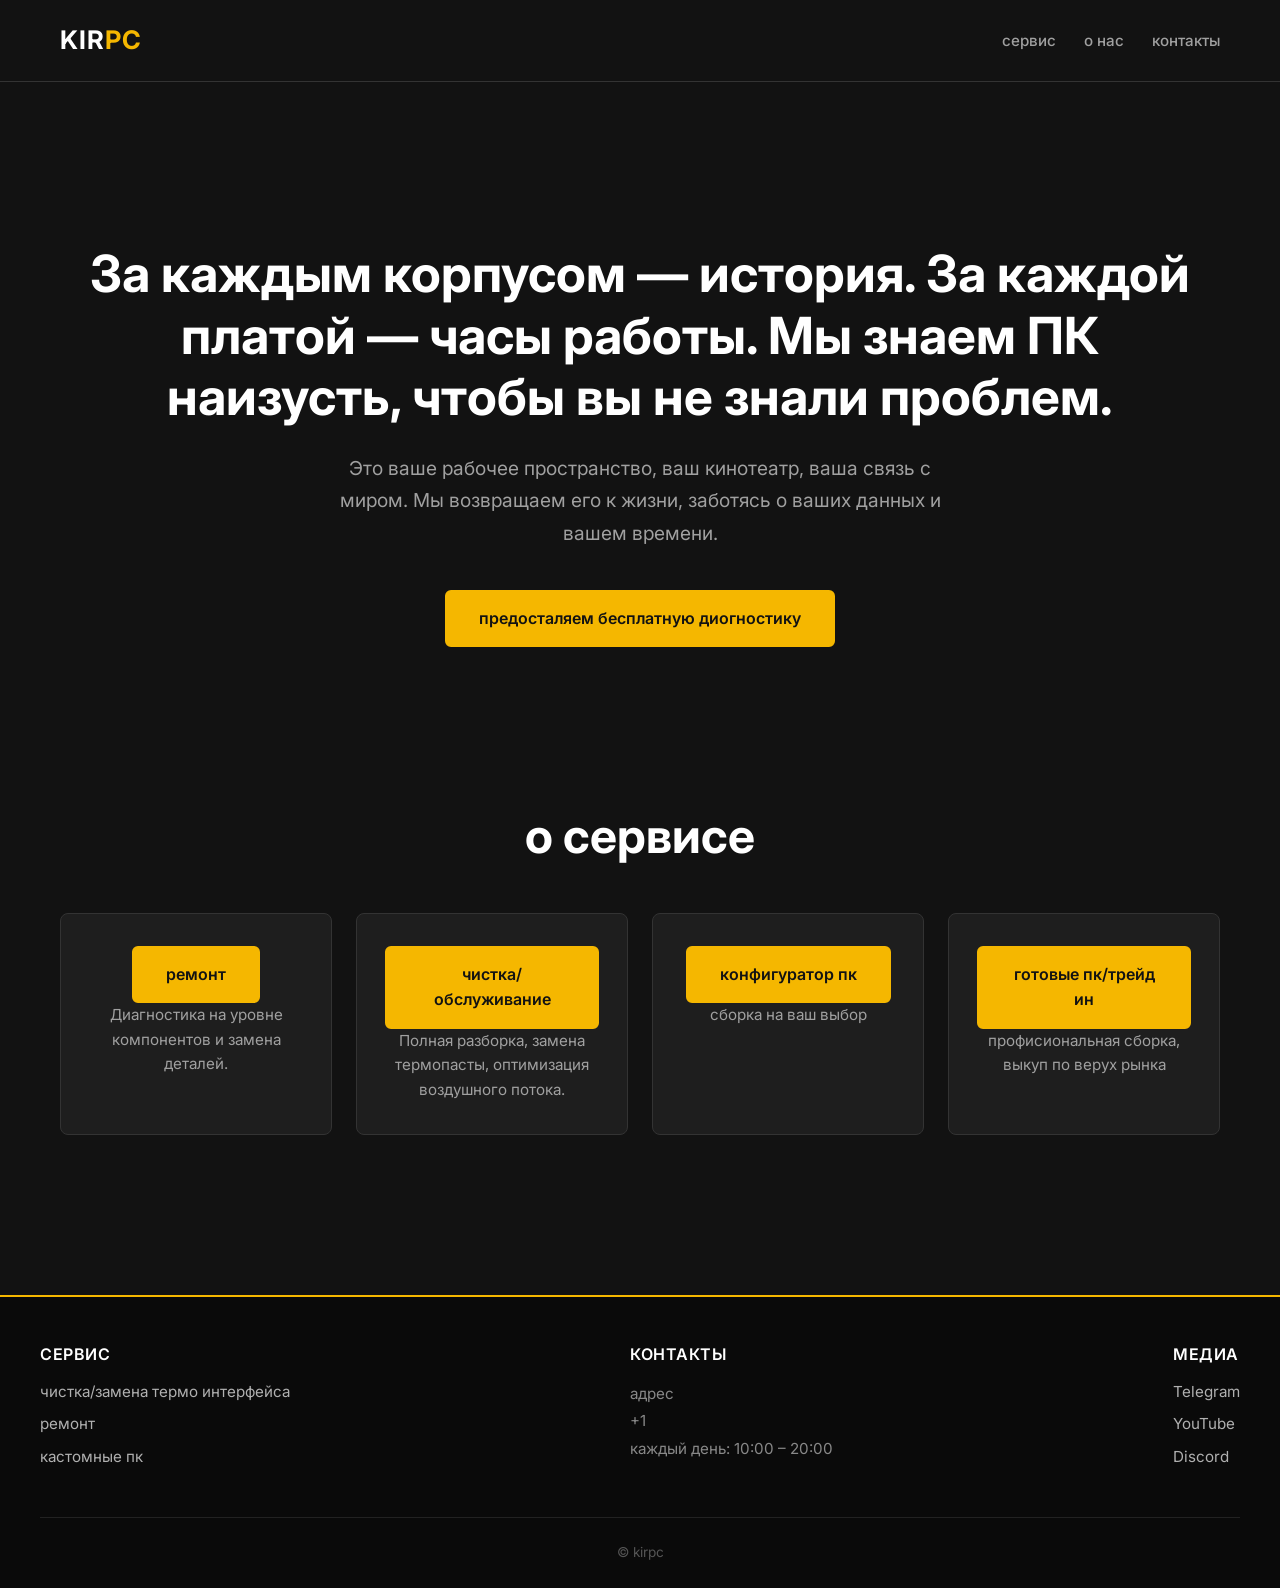
<file: index.html>
<!DOCTYPE html>
<html lang="en">
<head>
  <meta charset="UTF-8">
  <meta name="viewport" content="width=device-width, initial-scale=1.0">
  <title>PC Workshop — Repair & Maintenance</title>
  <link rel="preconnect" href="https://fonts.googleapis.com">
  <link href="https://fonts.googleapis.com/css2?family=Inter:wght@400;500;600;700&display=swap" rel="stylesheet">
  <link rel="stylesheet" href="style.css">
</head>
<body>

  <!-- HEADER -->
  <header class="header">
    <div class="container header__inner">
      <a href="/" class="logo">kir<span class="logo__accent">pc</span></a>
      <nav class="nav">
        <ul class="nav__list">
          <li class="nav__item"><a href="#services" class="nav__link">сервис</a></li>
          <li class="nav__item"><a href="#about" class="nav__link">о нас</a></li>
          <li class="nav__item"><a href="#contact" class="nav__link">контакты</a></li>
        </ul>
      </nav>
    </div>
  </header>
  </iframe>
  <!-- HERO -->
  <section class="hero">
    <div class="container">
      <h1 class="hero__title">
        <br>За каждым корпусом — история.
        За каждой платой — часы работы.
        Мы знаем ПК наизусть, чтобы вы не знали проблем.<span></span>
      </h1>
      <p class="hero__quote">
        Это ваше рабочее пространство, ваш кинотеатр, ваша связь с миром. Мы возвращаем его к жизни, заботясь о ваших данных и вашем времени.
      </p>
      <a href="#contact" class="btn btn--primary">предосталяем бесплатную диогностику</a>
    </div>
  </section>

  <!-- SERVICES -->
  <section id="services" class="services">
    <div class="container">
      <h2 class="services__title">о сервисе</h2>
      <div class="services__grid">
        <div class="service-card">
         
          <a href="repair.html" class="btn btn--primary">ремонт</a>
          <p>Диагностика на уровне компонентов и замена деталей.</p>
        </div>
        <div class="service-card">
          <a href="Сlearandservice.html" class="btn btn--primary">чистка/обслуживание</a>
          <p>Полная разборка, замена термопасты, оптимизация воздушного потока.</p>
        </div>
        <div class="service-card">
          <a href="configurator.html" class="btn btn--primary">конфигуратор пк</a>
          <p>сборка на ваш выбор</p>
        </div>
        <div class="service-card">
          <a href="tradein.html" class="btn btn--primary">готовые пк/трейд ин</a>
          <p>профисиональная сборка, выкуп по верух рынка</p>
        </div>
      </div>
    </div>
  </section>

  <!-- FOOTER -->
  <footer class="footer">
    <div class="footer__inner">
      <div class="footer__column">
        <h4>сервис</h4>
        <a href="#"></a>
        <a href="#">чистка/замена термо интерфейса</a>
        <a href="#">ремонт</a>
        <a href="#">кастомные пк</a>
      </div>
      <div class="footer__column">
        <h4>контакты</h4>
        <address>
         адрес<br>
          +1 <br>
          каждый день: 10:00 – 20:00
        </address>
      </div>
      <div class="footer__column">
        <h4>медиа</h4>
        <a href="#">Telegram</a>
        <a href="#">YouTube</a>
        <a href="#">Discord</a>
      </div>
    </div>
    <div class="footer__bottom">
      <p class="copyright">&copy; kirpc </p>
    </div>
  </footer>

</body>
</html>
</file>
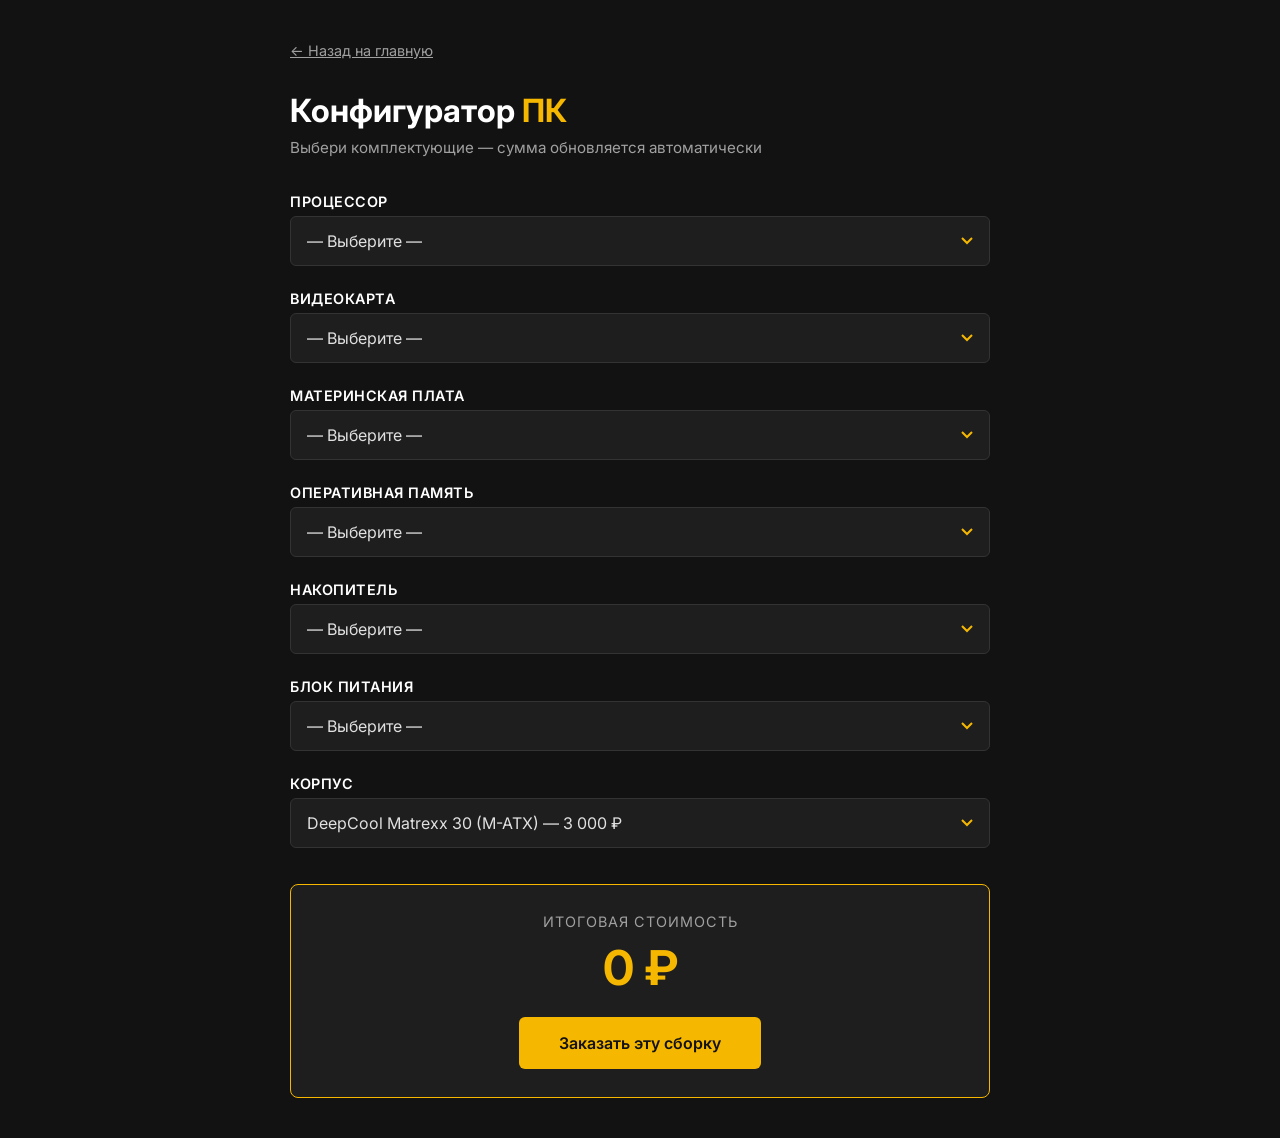
<file: configurator.html>
<!DOCTYPE html>
<html lang="ru">
<head>
  <meta charset="UTF-8">
  <meta name="viewport" content="width=device-width, initial-scale=1.0">
  <title>Конфигуратор ПК — kirpc</title>
  <link rel="preconnect" href="https://fonts.googleapis.com">
  <link href="https://fonts.googleapis.com/css2?family=Inter:wght@400;500;600;700&display=swap" rel="stylesheet">
  <style>
    :root {
      --color-bg: #121212;
      --color-surface: #1E1E1E;
      --color-border: #333333;
      --color-text: #E0E0E0;
      --color-text-secondary: #A0A0A0;
      --color-heading: #FFFFFF;
      --color-accent: #F5B700;
      --color-accent-hover: #FFD23D;
      --font-main: 'Inter', -apple-system, BlinkMacSystemFont, sans-serif;
    }

    * { box-sizing: border-box; margin: 0; padding: 0; }

    body {
      font-family: var(--font-main);
      background-color: var(--color-bg);
      color: var(--color-text);
      min-height: 100vh;
      padding: 40px 20px;
    }

    .container {
      max-width: 700px;
      margin: 0 auto;
    }

    .back-link {
      color: var(--color-text-secondary);
      font-size: 0.9rem;
      display: inline-block;
      margin-bottom: 32px;
    }
    .back-link:hover { color: var(--color-accent); }

    h1 {
      color: var(--color-heading);
      font-size: 2rem;
      margin-bottom: 8px;
    }
    h1 span { color: var(--color-accent); }

    .subtitle {
      color: var(--color-text-secondary);
      margin-bottom: 36px;
      font-size: 0.95rem;
    }

 
    .config-group {
      margin-bottom: 24px;
    }

    .config-group label {
      display: block;
      color: var(--color-heading);
      font-weight: 600;
      margin-bottom: 6px;
      font-size: 0.9rem;
      text-transform: uppercase;
      letter-spacing: 0.5px;
    }

    .config-group select {
      width: 100%;
      padding: 14px 16px;
      background-color: var(--color-surface);
      border: 1px solid var(--color-border);
      border-radius: 6px;
      color: var(--color-text);
      font-size: 1rem;
      font-family: var(--font-main);
      cursor: pointer;
      appearance: none;
      background-image: url("data:image/svg+xml,%3Csvg xmlns='http://www.w3.org/2000/svg' width='12' height='8'%3E%3Cpath d='M1 1l5 5 5-5' stroke='%23F5B700' stroke-width='2' fill='none'/%3E%3C/svg%3E");
      background-repeat: no-repeat;
      background-position: right 16px center;
    }

    .config-group select:focus {
      outline: none;
      border-color: var(--color-accent);
    }

    /* Итого */
    .total {
      background-color: var(--color-surface);
      border: 1px solid var(--color-accent);
      border-radius: 8px;
      padding: 28px;
      margin-top: 36px;
      text-align: center;
    }

    .total__label {
      color: var(--color-text-secondary);
      font-size: 0.9rem;
      text-transform: uppercase;
      letter-spacing: 1px;
      margin-bottom: 8px;
    }

    .total__price {
      font-size: 3rem;
      font-weight: 700;
      color: var(--color-accent);
    }

    .btn {
      display: inline-block;
      margin-top: 20px;
      padding: 16px 40px;
      background-color: var(--color-accent);
      color: #121212;
      font-weight: 600;
      font-size: 1rem;
      border: none;
      border-radius: 6px;
      cursor: pointer;
      transition: background-color 0.2s;
      text-decoration: none;
    }
    .btn:hover { background-color: var(--color-accent-hover); }

    @media (max-width: 500px) {
      h1 { font-size: 1.6rem; }
      .total__price { font-size: 2.2rem; }
    }
  </style>
</head>
<body>
  <div class="container">
    <a href="index.html" class="back-link">&larr; Назад на главную</a>

    <h1>Конфигуратор <span>ПК</span></h1>
    <p class="subtitle">Выбери комплектующие — сумма обновляется автоматически</p>

    <!-- CPU -->
    <div class="config-group">
      <label>Процессор</label>
      <select id="cpu" onchange="calculateTotal()">
        <option value="0">— Выберите —</option>
        <option value="8500">Intel Core i3-12100F — 8 500 ₽</option>
        <option value="9500">Intel Core i3-13100F — 9 500 ₽</option>
        <option value="10500">Intel Core i3-14100F — 10 500 ₽</option>
        <option value="12000">Intel Core i5-12400F — 12 000 ₽</option>
        <option value="14000">Intel Core i5-12400 — 14 000 ₽</option>
        <option value="14500">Intel Core i5-13400F — 14 500 ₽</option>
        <option value="16000">Intel Core i5-13400 — 16 000 ₽</option>
        <option value="16500">Intel Core i5-14400F — 16 500 ₽</option>
        <option value="18000">Intel Core i5-14400 — 18 000 ₽</option>
        <option value="18500">Intel Core i5-12600KF — 18 500 ₽</option>
        <option value="20500">Intel Core i5-13600KF — 20 500 ₽</option>
        <option value="22000">Intel Core i5-14600KF — 22 000 ₽</option>
        <option value="23000">Intel Core i7-12700F — 23 000 ₽</option>
        <option value="25000">Intel Core i7-12700K — 25 000 ₽</option>
        <option value="27000">Intel Core i7-13700F — 27 000 ₽</option>
        <option value="30000">Intel Core i7-13700K — 30 000 ₽</option>
        <option value="29000">Intel Core i7-14700F — 29 000 ₽</option>
        <option value="33000">Intel Core i7-14700K — 33 000 ₽</option>
        <option value="38000">Intel Core i9-12900K — 38 000 ₽</option>
        <option value="48000">Intel Core i9-13900K — 48 000 ₽</option>
        <option value="55000">Intel Core i9-14900K — 55 000 ₽</option>       
<option value="5500">AMD Ryzen 3 4100 — 5 500 ₽</option>
<option value="7000">AMD Ryzen 3 4300G — 7 000 ₽</option>
<option value="7500">AMD Ryzen 3 5300G — 7 500 ₽</option>
<option value="12000">AMD Ryzen 3 8300G — 12 000 ₽</option>
<option value="8000">AMD Ryzen 5 5500 — 8 000 ₽</option>
<option value="9500">AMD Ryzen 5 5600 — 9 500 ₽</option>
<option value="11000">AMD Ryzen 5 5600X — 11 000 ₽</option>
<option value="13500">AMD Ryzen 5 7500F — 13 500 ₽</option>
<option value="15500">AMD Ryzen 5 7600 — 15 500 ₽</option>
<option value="17500">AMD Ryzen 5 7600X — 17 500 ₽</option>
<option value="19500">AMD Ryzen 5 9600X — 19 500 ₽</option>
<option value="16000">AMD Ryzen 7 5700X — 16 000 ₽</option>
<option value="20000">AMD Ryzen 7 5700X3D — 20 000 ₽</option>
<option value="18500">AMD Ryzen 7 5800X — 18 500 ₽</option>
<option value="22000">AMD Ryzen 7 7700 — 22 000 ₽</option>
<option value="25000">AMD Ryzen 7 7700X — 25 000 ₽</option>
<option value="34000">AMD Ryzen 7 7800X3D — 34 000 ₽</option>
<option value="31000">AMD Ryzen 7 9700X — 31 000 ₽</option>
<option value="47000">AMD Ryzen 7 9800X3D — 47 000 ₽</option>
<option value="27000">AMD Ryzen 9 5900X — 27 000 ₽</option>
<option value="35000">AMD Ryzen 9 5950X — 35 000 ₽</option>
<option value="41000">AMD Ryzen 9 7900X — 41 000 ₽</option>
<option value="53000">AMD Ryzen 9 7950X — 53 000 ₽</option>
<option value="60000">AMD Ryzen 9 7950X3D — 60 000 ₽</option>
<option value="56000">AMD Ryzen 9 9900X — 56 000 ₽</option>
<option value="66000">AMD Ryzen 9 9950X — 66 000 ₽</option>
      </select>
    </div>

    <!-- GPU -->
    <div class="config-group">
      <label>Видеокарта</label>
      <select id="gpu" onchange="calculateTotal()">
        <option value="0">— Выберите —</option>
        <option value="0">— Выберите видеокарту NVIDIA —</option>
<option value="28000">NVIDIA RTX 4060 — 28 000 ₽</option>
<option value="42000">NVIDIA RTX 4060 Ti 8GB — 42 000 ₽</option>
<option value="50000">NVIDIA RTX 4060 Ti 16GB — 50 000 ₽</option>
<option value="58000">NVIDIA RTX 4070 — 58 000 ₽</option>
<option value="68000">NVIDIA RTX 4070 Super — 68 000 ₽</option>
<option value="75000">NVIDIA RTX 4070 Ti Super — 75 000 ₽</option>
<option value="100000">NVIDIA RTX 4080 Super — 100 000 ₽</option>
<option value="160000">NVIDIA RTX 4090 — 160 000 ₽</option>
<option value="120000">NVIDIA RTX 5080 — 120 000 ₽</option>
<option value="200000">NVIDIA RTX 5090 — 200 000 ₽</option>
<option value="0">— Выберите видеокарту AMD —</option>
<option value="20000">AMD RX 7600 — 20 000 ₽</option>
<option value="26000">AMD RX 7600 XT — 26 000 ₽</option>
<option value="31000">AMD RX 7700 XT — 31 000 ₽</option>
<option value="48000">AMD RX 7800 XT — 48 000 ₽</option>
<option value="62000">AMD RX 7900 GRE — 62 000 ₽</option>
<option value="72000">AMD RX 7900 XT — 72 000 ₽</option>
<option value="90000">AMD RX 7900 XTX — 90 000 ₽</option>
<option value="0">— Выберите видеокарту NVIDIA RTX 5000 —</option>
<option value="120000">NVIDIA GeForce RTX 5090 32GB — 120 000 ₽</option>
<option value="85000">NVIDIA GeForce RTX 5080 16GB — 85 000 ₽</option>
<option value="65000">NVIDIA GeForce RTX 5070 Ti 16GB — 65 000 ₽</option>
<option value="48000">NVIDIA GeForce RTX 5070 12GB — 48 000 ₽</option>
<option value="35000">NVIDIA GeForce RTX 5060 Ti 16GB — 35 000 ₽</option>
<option value="28000">NVIDIA GeForce RTX 5060 8GB — 28 000 ₽</option>
<option value="20000">NVIDIA GeForce RTX 5050 8GB — 20 000 ₽</option>
<option value="0">— Выберите видеокарту NVIDIA —</option>
<optgroup label="RTX 5000 (Blackwell)">
    <option value="120000">NVIDIA GeForce RTX 5090 32GB — 120 000 ₽</option>
    <option value="85000">NVIDIA GeForce RTX 5080 16GB — 85 000 ₽</option>
    <option value="65000">NVIDIA GeForce RTX 5070 Ti 16GB — 65 000 ₽</option>
    <option value="48000">NVIDIA GeForce RTX 5070 12GB — 48 000 ₽</option>
    <option value="35000">NVIDIA GeForce RTX 5060 Ti 16GB — 35 000 ₽</option>
    <option value="28000">NVIDIA GeForce RTX 5060 8GB — 28 000 ₽</option>
    <option value="20000">NVIDIA GeForce RTX 5050 8GB — 20 000 ₽</option>
</optgroup>
<optgroup label="RTX 4000 (Ada Lovelace)">
    <option value="160000">NVIDIA GeForce RTX 4090 24GB — 160 000 ₽</option>
    <option value="100000">NVIDIA GeForce RTX 4080 Super 16GB — 100 000 ₽</option>
    <option value="75000">NVIDIA GeForce RTX 4070 Ti Super 16GB — 75 000 ₽</option>
    <option value="58000">NVIDIA GeForce RTX 4070 Super 12GB — 58 000 ₽</option>
    <option value="42000">NVIDIA GeForce RTX 4060 Ti 8GB — 42 000 ₽</option>
    <option value="28000">NVIDIA GeForce RTX 4060 8GB — 28 000 ₽</option>
</optgroup>
      </select>
    </div>

    <!-- Motherboard -->
    <div class="config-group">
      <label>Материнская плата</label>
      <select id="motherboard" onchange="calculateTotal()">
        <option value="0">— Выберите —</option>
        <option value="8500">MSI B760M Gaming — 8 500 ₽</option>
        <option value="12000">ASUS TUF Gaming B650-Plus — 12 000 ₽</option>
        <option value="16500">Gigabyte Z790 Aorus Elite — 16 500 ₽</option>
        <option value="0">— Выберите материнскую плату —</option>
<option value="7500">MSI PRO B760M-P (LGA1700, DDR5) — 7 500 ₽</option>
<option value="10500">ASUS TUF Gaming B760-Plus (LGA1700, DDR5) — 10 500 ₽</option>
<option value="13500">MSI MAG Z790 Tomahawk (LGA1700, DDR5) — 13 500 ₽</option>
<option value="17000">ASUS ROG Strix Z790-F (LGA1700, DDR5) — 17 000 ₽</option>
<option value="9500">Gigabyte B650 Gaming X AX (AM5) — 9 500 ₽</option>
<option value="13000">ASUS TUF Gaming B650-Plus (AM5) — 13 000 ₽</option>
<option value="16000">MSI MAG X670E Tomahawk (AM5) — 16 000 ₽</option>
<option value="22000">ASUS ROG Strix X670E-F (AM5) — 22 000 ₽</option>
      </select>
    </div>

    <!-- RAM -->
    <div class="config-group">
      <label>Оперативная память</label>
      <select id="ram" onchange="calculateTotal()">
        <option value="0">— Выберите —</option>
        <option value="5500">16GB DDR5 (2x8) Kingston Fury — 5 500 ₽</option>
        <option value="9500">32GB DDR5 (2x16) Corsair Vengeance — 9 500 ₽</option>
        <option value="0">— Выберите оперативную память —</option>
        <option value="4500">16GB DDR4 (2x8) Kingston Fury 3200MHz — 4 500 ₽</option>
        <option value="6500">32GB DDR4 (2x16) Corsair Vengeance 3600MHz — 6 500 ₽</option>
        <option value="5500">16GB DDR5 (2x8) Kingston Fury 5200MHz — 5 500 ₽</option>
        <option value="7500">16GB DDR5 (2x8) G.Skill Ripjaws 6000MHz — 7 500 ₽</option>
        <option value="9500">32GB DDR5 (2x16) Corsair Vengeance 5600MHz — 9 500 ₽</option>
        <option value="12000">32GB DDR5 (2x16) G.Skill Trident Z5 6000MHz — 12 000 ₽</option>
        <option value="18500">64GB DDR5 (2x32) Kingston Fury 6000MHz — 18 500 ₽</option>
    </select>
    </div>

    <!-- Storage -->
    <div class="config-group">
      <label>Накопитель</label>
      <select id="storage" onchange="calculateTotal()">
        <option value="0">— Выберите —</option>
        <option value="5500">SSD 1TB Samsung 980 — 5 500 ₽</option>
        <option value="8500">SSD 2TB WD Black SN770 — 8 500 ₽</option><option value="0">— Выберите накопитель —</option>
        <option value="4000">SSD 512GB Kingston NV2 M.2 — 4 000 ₽</option>
        <option value="5500">SSD 1TB Kingston NV2 M.2 — 5 500 ₽</option>
        <option value="6500">SSD 1TB Samsung 980 M.2 — 6 500 ₽</option>
        <option value="8000">SSD 1TB Samsung 990 EVO M.2 — 8 000 ₽</option>
        <option value="8500">SSD 2TB WD Black SN770 M.2 — 8 500 ₽</option>
        <option value="11000">SSD 2TB Samsung 990 PRO M.2 — 11 000 ₽</option>
        <option value="17000">SSD 4TB WD Black SN850X M.2 — 17 000 ₽</option>
      </select>
    </div>

    <!-- PSU -->
    <div class="config-group">
      <label>Блок питания</label>
      <select id="psu" onchange="calculateTotal()">
        <option value="0">— Выберите —</option>
        <option value="5500">DeepCool PF650 (650W) — 5 500 ₽</option>
        <option value="7500">Corsair RM750e (750W) — 7 500 ₽</option>
        <option value="10500">be quiet! Straight Power 12 (850W) — 10 500 ₽</option>
        <option value="0">— Выберите блок питания —</option>
        <option value="4500">DeepCool PF550 (550W) — 4 500 ₽</option>
        <option value="5500">DeepCool PF650 (650W) — 5 500 ₽</option>
        <option value="7000">Corsair RM750e (750W) — 7 000 ₽</option>
        <option value="8500">be quiet! Pure Power 12 M (750W) — 8 500 ₽</option>
        <option value="10000">Corsair RM850e (850W) — 10 000 ₽</option>
        <option value="12000">be quiet! Straight Power 12 (1000W) — 12 000 ₽</option>
        <option value="16000">Corsair RM1000x (1000W) — 16 000 ₽</option>
        <option value="22000">be quiet! Dark Power 13 (1200W) — 22 000 ₽</option>
        <option value="3200">DeepCool PF400 (400W, 80+) — 3 200 ₽</option>
        <option value="3500">AeroCool VX Plus 500 (500W) — 3 500 ₽</option>
        <option value="3800">be quiet! System Power 10 400W (80+ Bronze) — 3 800 ₽</option>
        <option value="4000">DeepCool PF550 (550W, 80+) — 4 000 ₽</option>
        <option value="4200">Corsair CV550 (550W, 80+ Bronze) — 4 200 ₽</option>
        <option value="4500">Cooler Master MWE 500 (500W, 80+) — 4 500 ₽</option>
        <option value="4800">be quiet! System Power 10 550W (80+ Bronze) — 4 800 ₽</option>
        <option value="5000">Thermaltake Litepower 550W — 5 000 ₽</option>
        <option value="5200">Gigabyte P550B (550W, 80+ Bronze) — 5 200 ₽</option>
        <option value="5200">DeepCool PK600D (600W, 80+ Bronze) — 5 200 ₽</option>
        <option value="5500">AeroCool KCAS 600W (80+ Bronze) — 5 500 ₽</option>
        <option value="5700">DeepCool PF650 (650W, 80+) — 5 700 ₽</option>
        <option value="6000">Corsair CX650 (650W, 80+ Bronze) — 6 000 ₽</option>
        <option value="6200">Cooler Master MWE 600 (600W, 80+ White) — 6 200 ₽</option>
        <option value="6500">Gigabyte P650B (650W, 80+ Bronze) — 6 500 ₽</option>
        <option value="6800">Thermaltake Smart BM2 650W (80+ Bronze) — 6 800 ₽</option>
        <option value="7000">Corsair RM650 (650W, 80+ Gold) — 7 000 ₽</option>
        <option value="7200">MSI MAG A650BN (650W, 80+ Bronze) — 7 200 ₽</option>
        <option value="7500">be quiet! Pure Power 11 650W (80+ Gold) — 7 500 ₽</option>
        <option value="7800">Cooler Master V650 Gold V2 (650W, 80+ Gold) — 7 800 ₽</option>
        <option value="8000">XPG Pylon 650W (80+ Bronze) — 8 000 ₽</option>
        <option value="7000">DeepCool PK700D (700W, 80+ Bronze) — 7 000 ₽</option>
        <option value="7500">Corsair CX750 (750W, 80+ Bronze) — 7 500 ₽</option>
        <option value="7800">Cooler Master MWE 750 (750W, 80+ Bronze) — 7 800 ₽</option>
        <option value="8000">Gigabyte P750GM (750W, 80+ Gold) — 8 000 ₽</option>
        <option value="8200">Thermaltake Toughpower GF1 750W (80+ Gold) — 8 200 ₽</option>
        <option value="8500">MSI MPG A750GF (750W, 80+ Gold) — 8 500 ₽</option>
        <option value="8700">DeepCool DQ750-M-V2L (750W, 80+ Gold) — 8 700 ₽</option>
        <option value="9000">Corsair RM750e (750W, 80+ Gold) — 9 000 ₽</option>
        <option value="9300">XPG Core Reactor 750W (80+ Gold) — 9 300 ₽</option>
        <option value="9500">be quiet! Pure Power 12 M 750W (80+ Gold) — 9 500 ₽</option>
        <option value="10000">Cooler Master V750 Gold V2 (750W, 80+ Gold) — 10 000 ₽</option>
        <option value="10500">ASUS TUF Gaming 750W (80+ Gold) — 10 500 ₽</option>
        <option value="11000">Seasonic Focus GX 750 (750W, 80+ Gold) — 11 000 ₽</option>
        <option value="11500">Corsair RM750x (750W, 80+ Gold) — 11 500 ₽</option>
        <option value="12000">NZXT C750 (750W, 80+ Gold) — 12 000 ₽</option>
        <option value="8500">DeepCool PQ850M (850W, 80+ Gold) — 8 500 ₽</option>
        <option value="9000">Cooler Master MWE 850 (850W, 80+ Gold) — 9 000 ₽</option>
        <option value="9500">Gigabyte UD850GM (850W, 80+ Gold) — 9 500 ₽</option>
        <option value="10000">Thermaltake Toughpower GF3 850W (80+ Gold) — 10 000 ₽</option>
        <option value="10500">Corsair RM850e (850W, 80+ Gold) — 10 500 ₽</option>
        <option value="10800">MSI MPG A850G (850W, 80+ Gold) — 10 800 ₽</option>
        <option value="11000">XPG Core Reactor 850W (80+ Gold) — 11 000 ₽</option>
        <option value="11500">be quiet! Pure Power 12 M 850W (80+ Gold) — 11 500 ₽</option>
        <option value="12000">Cooler Master V850 Gold V2 (850W, 80+ Gold) — 12 000 ₽</option>
        <option value="12500">DeepCool PX850G (850W, 80+ Gold, ATX 3.0) — 12 500 ₽</option>
        <option value="13000">ASUS TUF Gaming 850W (80+ Gold) — 13 000 ₽</option>
        <option value="13500">Corsair RM850x (850W, 80+ Gold) — 13 500 ₽</option>
        <option value="14000">Seasonic Focus GX 850 (850W, 80+ Gold) — 14 000 ₽</option>
        <option value="14500">NZXT C850 (850W, 80+ Gold) — 14 500 ₽</option>
        <option value="15500">Fractal Design Ion Gold 850W (80+ Gold) — 15 500 ₽</option>
        <option value="16000">be quiet! Straight Power 12 850W (80+ Platinum) — 16 000 ₽</option>
        <option value="17500">Lian Li SP850 (850W, SFX, 80+ Gold) — 17 500 ₽</option>
        <option value="11000">DeepCool PQ1000M (1000W, 80+ Gold) — 11 000 ₽</option>
  <option value="12000">Cooler Master MWE 1050 (1050W, 80+ Gold) — 12 000 ₽</option>
  <option value="12500">Gigabyte UD1000GM (1000W, 80+ Gold) — 12 500 ₽</option>
  <option value="13000">XPG Core Reactor 1000W (80+ Gold) — 13 000 ₽</option>
  <option value="13500">Thermaltake Toughpower GF3 1000W (80+ Gold) — 13 500 ₽</option>
  <option value="14000">MSI MPG A1000G (1000W, 80+ Gold) — 14 000 ₽</option>
  <option value="14500">Corsair RM1000e (1000W, 80+ Gold) — 14 500 ₽</option>
  <option value="15000">be quiet! Pure Power 12 M 1000W (80+ Gold) — 15 000 ₽</option>
  <option value="15500">DeepCool PX1000G (1000W, 80+ Gold, ATX 3.0) — 15 500 ₽</option>
  <option value="16000">Cooler Master V1000 Platinum (1000W, 80+ Platinum) — 16 000 ₽</option>
  <option value="16500">ASUS TUF Gaming 1000W (80+ Gold) — 16 500 ₽</option>
  <option value="17000">Corsair RM1000x (1000W, 80+ Gold) — 17 000 ₽</option>
  <option value="18000">Seasonic Focus GX 1000 (1000W, 80+ Gold) — 18 000 ₽</option>
  <option value="19000">NZXT C1000 (1000W, 80+ Gold) — 19 000 ₽</option>
  <option value="19500">Fractal Design Ion Gold 1000W (80+ Gold) — 19 500 ₽</option>
  <option value="21000">be quiet! Straight Power 12 1000W (80+ Platinum) — 21 000 ₽</option>
  <option value="23000">Lian Li Edge 1000W (80+ Platinum, ATX 3.1) — 23 000 ₽</option>
  <option value="25000">ASUS ROG Strix 1000W (80+ Gold) — 25 000 ₽</option>
  <optgroup label="SFX (компактные)">
    <option value="6500">Cooler Master V550 SFX (550W, 80+ Gold) — 6 500 ₽</option>
    <option value="7500">Corsair SF600 (600W, 80+ Platinum) — 7 500 ₽</option>
    <option value="8500">Cooler Master V650 SFX (650W, 80+ Gold) — 8 500 ₽</option>
    <option value="9500">Thermaltake Toughpower SFX 650W (80+ Gold) — 9 500 ₽</option>
    <option value="11000">Lian Li SP750 (750W, SFX, 80+ Gold) — 11 000 ₽</option>
    <option value="12000">Corsair SF750 (750W, 80+ Platinum) — 12 000 ₽</option>
    <option value="13500">Cooler Master V750 SFX (750W, 80+ Gold) — 13 500 ₽</option>
    <option value="14500">Cooler Master V850 SFX (850W, 80+ Gold) — 14 500 ₽</option>
    <option value="15000">Lian Li SP850 (850W, SFX, 80+ Gold) — 15 000 ₽</option>
    <option value="17000">Corsair SF850 (850W, 80+ Platinum) — 17 000 ₽</option>
    <option value="18500">Cooler Master V1100 SFX (1100W, 80+ Platinum) — 18 500 ₽</option>
    <option value="20000">Corsair SF1000 (1000W, 80+ Platinum) — 20 000 ₽</option>
  </optgroup>
    </select>
    </div>

    <!-- Case -->
    <div class="config-group">
      <label>Корпус</label>
      <select id="case" onchange="calculateTotal()">
    
        <option value="3000">DeepCool Matrexx 30 (M-ATX) — 3 000 ₽</option>
        <option value="4200">DeepCool Matrexx 40 (ATX) — 4 200 ₽</option>
        <option value="5500">Zalman S3 (ATX) — 5 500 ₽</option>
        <option value="6500">NZXT H5 Flow (ATX) — 6 500 ₽</option>
        <option value="8000">Corsair 4000D Airflow (ATX) — 8 000 ₽</option>
        <option value="9500">Fractal Design North (ATX) — 9 500 ₽</option>
        <option value="12000">Lian Li O11 Dynamic (ATX) — 12 000 ₽</option>
        <option value="15000">NZXT H9 Flow (ATX) — 15 000 ₽</option>
        <option value="4200">DeepCool Matrexx 40 — 4 200 ₽</option>
        <option value="6500">NZXT H5 Flow — 6 500 ₽</option>
        <option value="9500">Fractal Design North — 9 500 ₽</option>
      </select>
    </div>

    <!-- Total -->
    <div class="total">
      <div class="total__label">Итоговая стоимость</div>
      <div class="total__price" id="totalPrice">0 ₽</div>
      <a href="#" class="btn" id="orderBtn">Заказать эту сборку</a>
    </div>
  </div>

  <script>
    function calculateTotal() {
      const ids = ['cpu', 'gpu', 'motherboard', 'ram', 'storage', 'psu', 'case'];
      let total = 0;
      ids.forEach(id => {
        total += parseInt(document.getElementById(id).value);
      });
      document.getElementById('totalPrice').textContent = total.toLocaleString('ru-RU') + ' ₽';
    }
  </script>
</body>
</html>
</file>
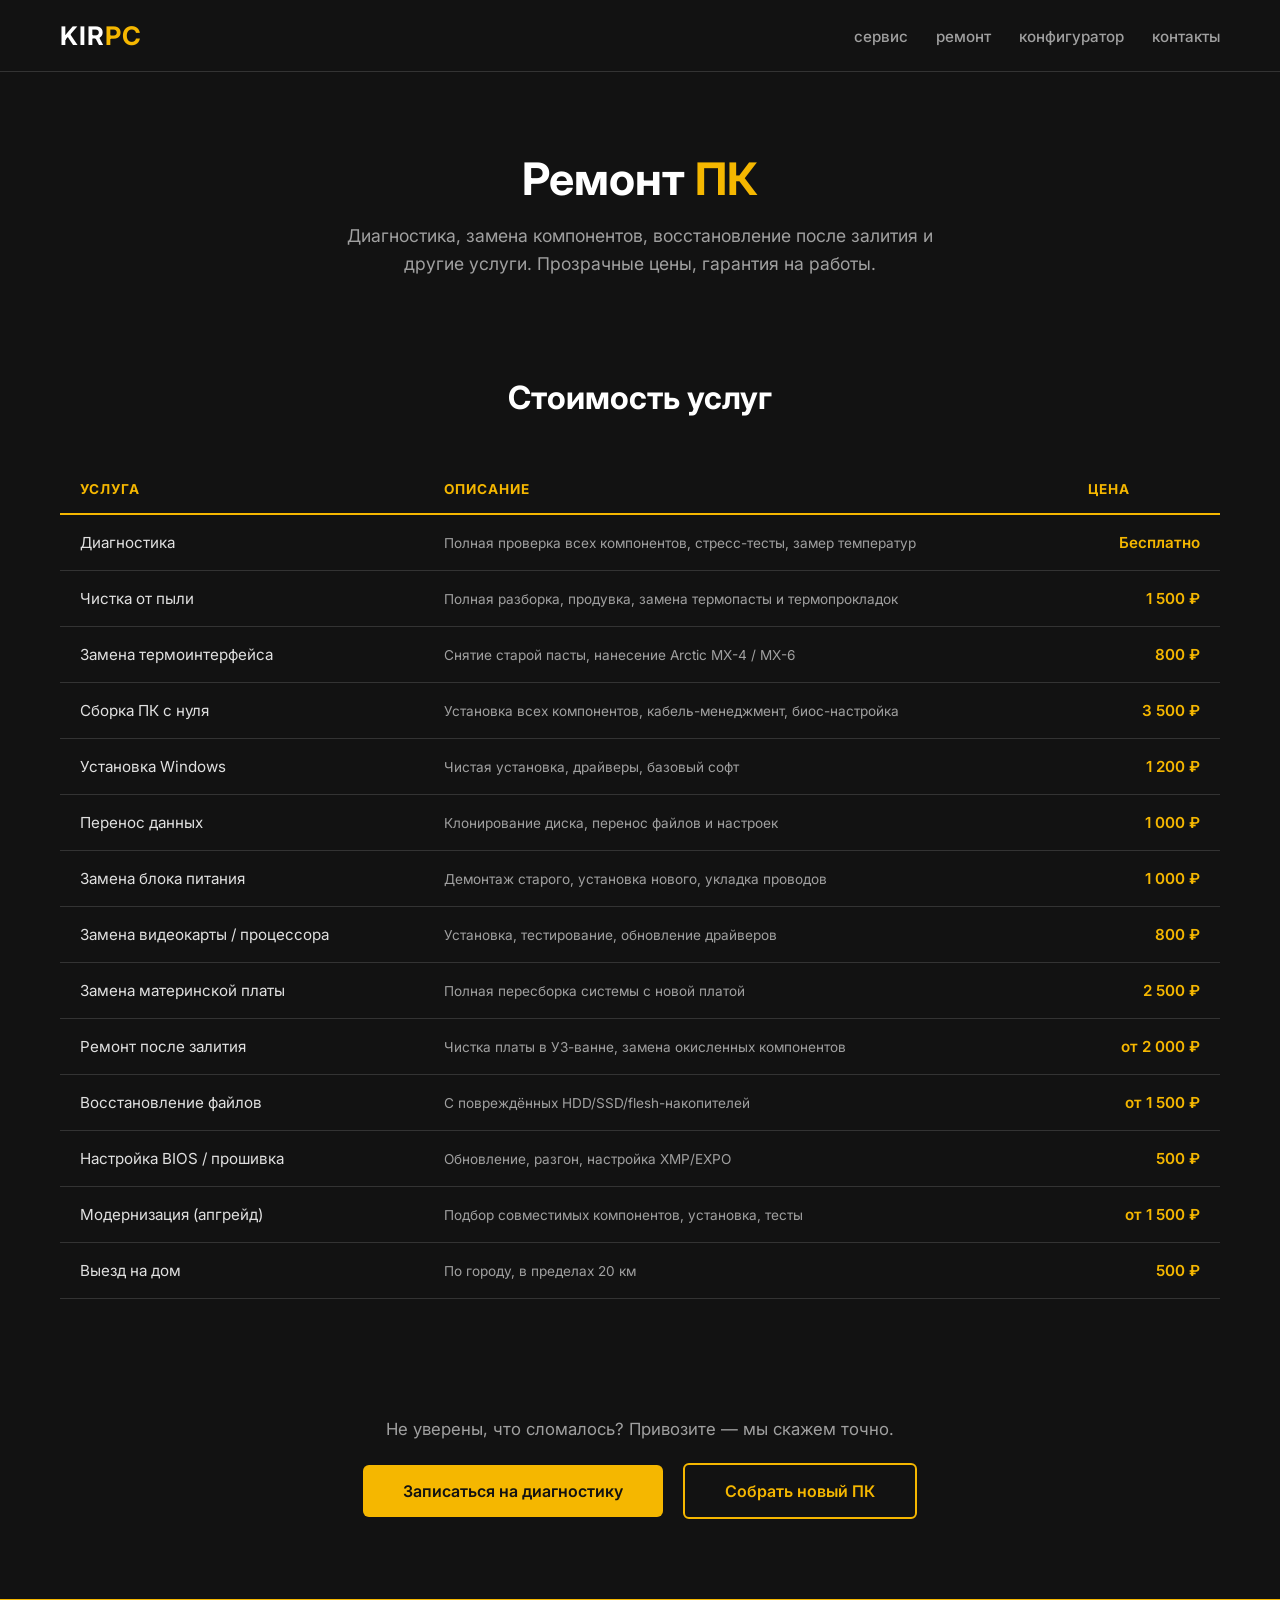
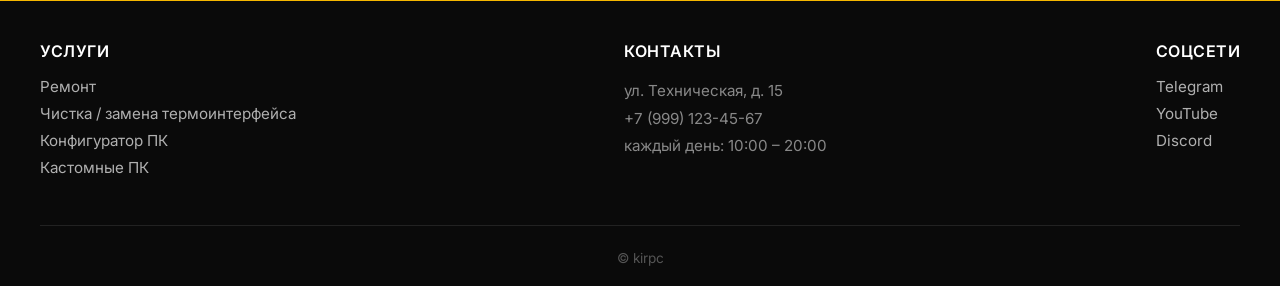
<file: repair.html>
<!DOCTYPE html>
<html lang="ru">
<head>
  <meta charset="UTF-8">
  <meta name="viewport" content="width=device-width, initial-scale=1.0">
  <title>Ремонт ПК — kirpc</title>
  <link rel="preconnect" href="https://fonts.googleapis.com">
  <link href="https://fonts.googleapis.com/css2?family=Inter:wght@400;500;600;700&display=swap" rel="stylesheet">
  <style>
    :root {
      --color-bg: #121212;
      --color-surface: #1E1E1E;
      --color-border: #333333;
      --color-text: #E0E0E0;
      --color-text-secondary: #A0A0A0;
      --color-heading: #FFFFFF;
      --color-accent: #F5B700;
      --color-accent-hover: #FFD23D;
      --color-footer-bg: #0A0A0A;
      --color-footer-text: #888888;
      --font-main: 'Inter', -apple-system, BlinkMacSystemFont, sans-serif;
    }

    * { box-sizing: border-box; margin: 0; padding: 0; }

    body {
      font-family: var(--font-main);
      background-color: var(--color-bg);
      color: var(--color-text);
      min-height: 100vh;
    }

    .container {
      max-width: 1200px;
      margin: 0 auto;
      padding: 0 20px;
    }

    /* Header */
    .header {
      padding: 20px 0;
      border-bottom: 1px solid var(--color-border);
      background-color: var(--color-bg);
    }
    .header__inner {
      display: flex;
      justify-content: space-between;
      align-items: center;
    }
    .logo {
      font-size: 1.6rem;
      font-weight: 700;
      color: var(--color-heading);
      text-transform: uppercase;
      letter-spacing: 1px;
      text-decoration: none;
    }
    .logo__accent { color: var(--color-accent); }
    .nav__list {
      display: flex;
      gap: 28px;
      list-style: none;
    }
    .nav__link {
      color: var(--color-text-secondary);
      font-weight: 500;
      font-size: 0.95rem;
      text-decoration: none;
      transition: color 0.2s;
    }
    .nav__link:hover { color: var(--color-accent); }

    /* Hero */
    .hero {
      padding: 80px 0 60px;
      text-align: center;
    }
    .hero__title {
      font-size: 2.8rem;
      color: var(--color-heading);
      margin-bottom: 16px;
    }
    .hero__title span { color: var(--color-accent); }
    .hero__subtitle {
      color: var(--color-text-secondary);
      font-size: 1.1rem;
      max-width: 600px;
      margin: 0 auto;
      line-height: 1.6;
    }

    /* Price list */
    .pricelist {
      padding: 40px 0 80px;
    }
    .pricelist__title {
      text-align: center;
      font-size: 2rem;
      color: var(--color-heading);
      margin-bottom: 48px;
    }

    .price-table {
      width: 100%;
      border-collapse: collapse;
    }
    .price-table th {
      text-align: left;
      padding: 16px 20px;
      color: var(--color-accent);
      text-transform: uppercase;
      letter-spacing: 1px;
      font-size: 0.85rem;
      border-bottom: 2px solid var(--color-accent);
    }
    .price-table td {
      padding: 18px 20px;
      border-bottom: 1px solid var(--color-border);
      color: var(--color-text);
      font-size: 0.95rem;
    }
    .price-table tr:hover td {
      background-color: var(--color-surface);
    }
    .price-table .price {
      text-align: right;
      font-weight: 600;
      color: var(--color-accent);
      white-space: nowrap;
    }
    .price-table .note {
      color: var(--color-text-secondary);
      font-size: 0.85rem;
    }

    /* CTA */
    .cta {
      text-align: center;
      padding: 40px 0 80px;
    }
    .cta__text {
      color: var(--color-text-secondary);
      margin-bottom: 24px;
      font-size: 1.05rem;
    }
    .btn {
      display: inline-block;
      padding: 16px 40px;
      background-color: var(--color-accent);
      color: #121212;
      font-weight: 600;
      font-size: 1rem;
      border: none;
      border-radius: 6px;
      cursor: pointer;
      text-decoration: none;
      transition: background-color 0.2s;
    }
    .btn:hover { background-color: var(--color-accent-hover); }
    .btn--ghost {
      background-color: transparent;
      border: 2px solid var(--color-accent);
      color: var(--color-accent);
      margin-left: 16px;
    }
    .btn--ghost:hover {
      background-color: var(--color-accent);
      color: #121212;
    }

    /* Footer */
    .footer {
      background-color: var(--color-footer-bg);
      border-top: 2px solid var(--color-accent);
      padding: 40px 20px 20px;
    }
    .footer__inner {
      display: flex;
      flex-wrap: wrap;
      justify-content: space-between;
      gap: 40px;
      max-width: 1200px;
      margin: 0 auto;
    }
    .footer__column h4 {
      color: #FFFFFF;
      font-size: 16px;
      font-weight: 600;
      margin-bottom: 16px;
      text-transform: uppercase;
      letter-spacing: 0.5px;
    }
    .footer__column a {
      display: block;
      color: #B0B0B0;
      margin-bottom: 8px;
      font-size: 0.95rem;
      text-decoration: none;
    }
    .footer__column a:hover { color: var(--color-accent); }
    .footer__column address {
      font-style: normal;
      color: var(--color-footer-text);
      line-height: 1.8;
      font-size: 0.95rem;
    }
    .footer__bottom {
      border-top: 1px solid #222222;
      margin-top: 40px;
      padding-top: 24px;
      text-align: center;
      max-width: 1200px;
      margin-left: auto;
      margin-right: auto;
    }
    .copyright { color: #555555; font-size: 0.85rem; }

    @media (max-width: 768px) {
      .hero__title { font-size: 2rem; }
      .header__inner { flex-direction: column; gap: 16px; }
      .nav__list { gap: 16px; flex-wrap: wrap; justify-content: center; }
      .price-table th, .price-table td { padding: 12px 10px; font-size: 0.85rem; }
      .btn--ghost { margin-left: 0; margin-top: 12px; }
      .footer__inner { flex-direction: column; text-align: center; }
    }
  </style>
</head>
<body>

  <!-- HEADER -->
  <header class="header">
    <div class="container header__inner">
      <a href="index.html" class="logo">kir<span class="logo__accent">pc</span></a>
      <nav class="nav">
        <ul class="nav__list">
          <li class="nav__item"><a href="index.html#services" class="nav__link">сервис</a></li>
          <li class="nav__item"><a href="repair.html" class="nav__link">ремонт</a></li>
          <li class="nav__item"><a href="configurator.html" class="nav__link">конфигуратор</a></li>
          <li class="nav__item"><a href="#contact" class="nav__link">контакты</a></li>
        </ul>
      </nav>
    </div>
  </header>

  <!-- HERO -->
  <section class="hero">
    <div class="container">
      <h1 class="hero__title">Ремонт <span>ПК</span></h1>
      <p class="hero__subtitle">
        Диагностика, замена компонентов, восстановление после залития и другие услуги. Прозрачные цены, гарантия на работы.
      </p>
    </div>
  </section>

  <!-- PRICE LIST -->
  <section class="pricelist">
    <div class="container">
      <h2 class="pricelist__title">Стоимость услуг</h2>

      <table class="price-table">
        <thead>
          <tr>
            <th>Услуга</th>
            <th>Описание</th>
            <th>Цена</th>
          </tr>
        </thead>
        <tbody>
          <tr>
            <td>Диагностика</td>
            <td class="note">Полная проверка всех компонентов, стресс-тесты, замер температур</td>
            <td class="price">Бесплатно</td>
          </tr>
          <tr>
            <td>Чистка от пыли</td>
            <td class="note">Полная разборка, продувка, замена термопасты и термопрокладок</td>
            <td class="price">1 500 ₽</td>
          </tr>
          <tr>
            <td>Замена термоинтерфейса</td>
            <td class="note">Снятие старой пасты, нанесение Arctic MX-4 / MX-6</td>
            <td class="price">800 ₽</td>
          </tr>
          <tr>
            <td>Сборка ПК с нуля</td>
            <td class="note">Установка всех компонентов, кабель-менеджмент, биос-настройка</td>
            <td class="price">3 500 ₽</td>
          </tr>
          <tr>
            <td>Установка Windows</td>
            <td class="note">Чистая установка, драйверы, базовый софт</td>
            <td class="price">1 200 ₽</td>
          </tr>
          <tr>
            <td>Перенос данных</td>
            <td class="note">Клонирование диска, перенос файлов и настроек</td>
            <td class="price">1 000 ₽</td>
          </tr>
          <tr>
            <td>Замена блока питания</td>
            <td class="note">Демонтаж старого, установка нового, укладка проводов</td>
            <td class="price">1 000 ₽</td>
          </tr>
          <tr>
            <td>Замена видеокарты / процессора</td>
            <td class="note">Установка, тестирование, обновление драйверов</td>
            <td class="price">800 ₽</td>
          </tr>
          <tr>
            <td>Замена материнской платы</td>
            <td class="note">Полная пересборка системы с новой платой</td>
            <td class="price">2 500 ₽</td>
          </tr>
          <tr>
            <td>Ремонт после залития</td>
            <td class="note">Чистка платы в УЗ-ванне, замена окисленных компонентов</td>
            <td class="price">от 2 000 ₽</td>
          </tr>
          <tr>
            <td>Восстановление файлов</td>
            <td class="note">С повреждённых HDD/SSD/flesh-накопителей</td>
            <td class="price">от 1 500 ₽</td>
          </tr>
          <tr>
            <td>Настройка BIOS / прошивка</td>
            <td class="note">Обновление, разгон, настройка XMP/EXPO</td>
            <td class="price">500 ₽</td>
          </tr>
          <tr>
            <td>Модернизация (апгрейд)</td>
            <td class="note">Подбор совместимых компонентов, установка, тесты</td>
            <td class="price">от 1 500 ₽</td>
          </tr>
          <tr>
            <td>Выезд на дом</td>
            <td class="note">По городу, в пределах 20 км</td>
            <td class="price">500 ₽</td>
          </tr>
        </tbody>
      </table>
    </div>
  </section>

  <!-- CTA -->
  <section class="cta">
    <div class="container">
      <p class="cta__text">Не уверены, что сломалось? Привозите — мы скажем точно.</p>
      <a href="#" class="btn">Записаться на диагностику</a>
      <a href="configurator.html" class="btn btn--ghost">Собрать новый ПК</a>
    </div>
  </section>

  <!-- FOOTER -->
  <footer class="footer" id="contact">
    <div class="footer__inner">
      <div class="footer__column">
        <h4>Услуги</h4>
        <a href="repair.html">Ремонт</a>
        <a href="#">Чистка / замена термоинтерфейса</a>
        <a href="configurator.html">Конфигуратор ПК</a>
        <a href="#">Кастомные ПК</a>
      </div>
      <div class="footer__column">
        <h4>Контакты</h4>
        <address>
          ул. Техническая, д. 15<br>
          +7 (999) 123-45-67<br>
          каждый день: 10:00 – 20:00
        </address>
      </div>
      <div class="footer__column">
        <h4>Соцсети</h4>
        <a href="#">Telegram</a>
        <a href="#">YouTube</a>
        <a href="#">Discord</a>
      </div>
    </div>
    <div class="footer__bottom">
      <p class="copyright">&copy; kirpc</p>
    </div>
  </footer>

</body>
</html>
</file>
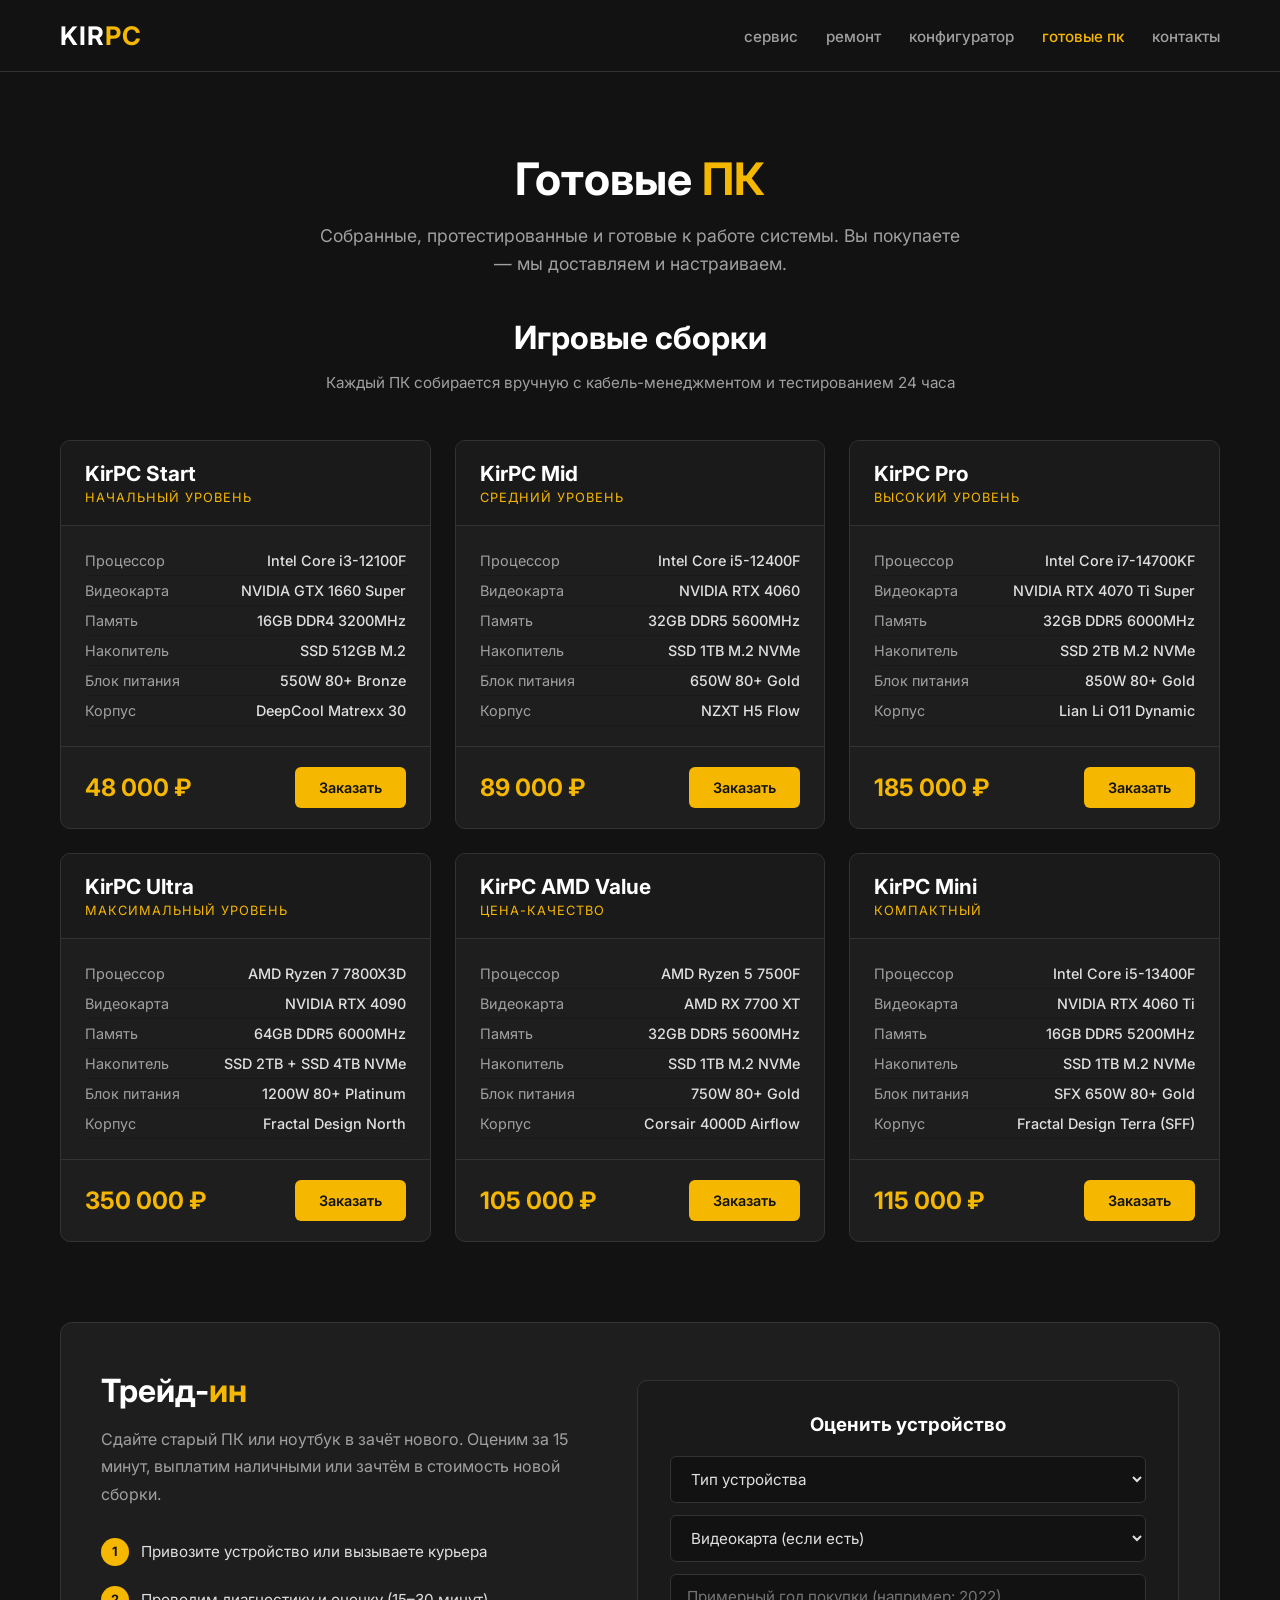
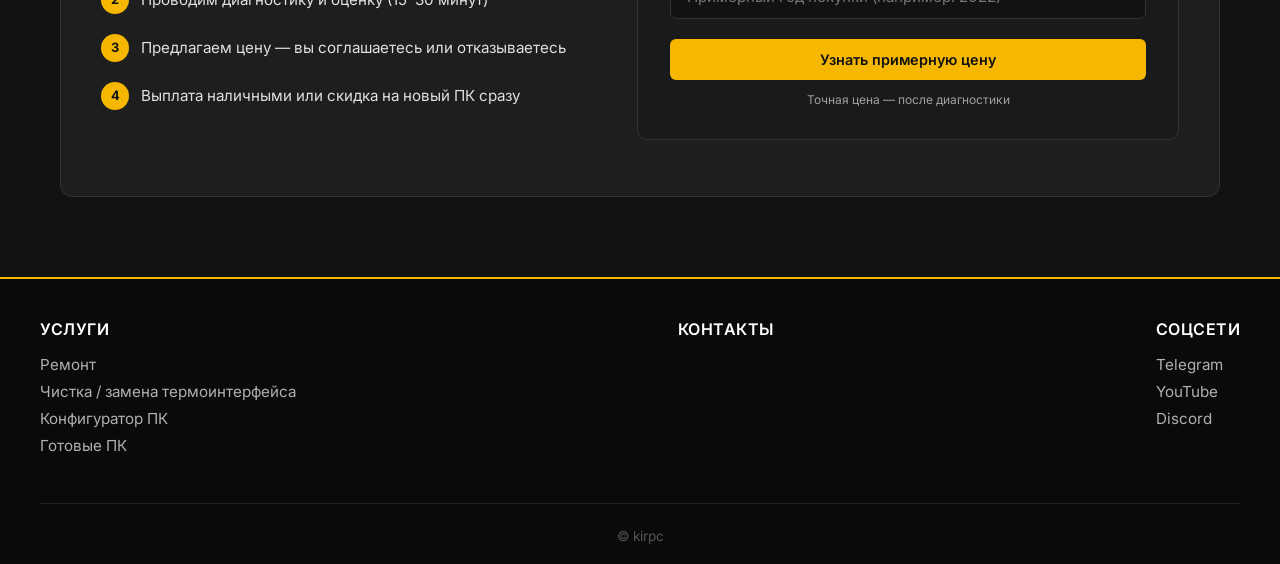
<file: tradein.html>
<!DOCTYPE html>
<html lang="ru">
<head>
  <meta charset="UTF-8">
  <meta name="viewport" content="width=device-width, initial-scale=1.0">
  <title>Готовые ПК и Трейд-ин — kirpc</title>
  <link rel="preconnect" href="https://fonts.googleapis.com">
  <link href="https://fonts.googleapis.com/css2?family=Inter:wght@400;500;600;700&display=swap" rel="stylesheet">
  <style>
    :root {
      --color-bg: #121212;
      --color-surface: #1E1E1E;
      --color-border: #333333;
      --color-text: #E0E0E0;
      --color-text-secondary: #A0A0A0;
      --color-heading: #FFFFFF;
      --color-accent: #F5B700;
      --color-accent-hover: #FFD23D;
      --color-footer-bg: #0A0A0A;
      --color-footer-text: #888888;
      --font-main: 'Inter', -apple-system, BlinkMacSystemFont, sans-serif;
    }

    * { box-sizing: border-box; margin: 0; padding: 0; }

    body {
      font-family: var(--font-main);
      background-color: var(--color-bg);
      color: var(--color-text);
      min-height: 100vh;
    }

    .container {
      max-width: 1200px;
      margin: 0 auto;
      padding: 0 20px;
    }

    /* Header */
    .header {
      padding: 20px 0;
      border-bottom: 1px solid var(--color-border);
      background-color: var(--color-bg);
    }
    .header__inner {
      display: flex;
      justify-content: space-between;
      align-items: center;
    }
    .logo {
      font-size: 1.6rem;
      font-weight: 700;
      color: var(--color-heading);
      text-transform: uppercase;
      letter-spacing: 1px;
      text-decoration: none;
    }
    .logo__accent { color: var(--color-accent); }

    .nav__list {
      display: flex;
      gap: 28px;
      list-style: none;
    }
    .nav__link {
      color: var(--color-text-secondary);
      font-weight: 500;
      font-size: 0.95rem;
      text-decoration: none;
      transition: color 0.2s;
    }
    .nav__link:hover { color: var(--color-accent); }
    .nav__link--active { color: var(--color-accent); }

    /* Hero */
    .hero {
      padding: 80px 0 40px;
      text-align: center;
    }
    .hero__title {
      font-size: 2.8rem;
      color: var(--color-heading);
      margin-bottom: 16px;
    }
    .hero__title span { color: var(--color-accent); }
    .hero__subtitle {
      color: var(--color-text-secondary);
      font-size: 1.1rem;
      max-width: 650px;
      margin: 0 auto;
      line-height: 1.6;
    }

    /* Section title */
    .section-title {
      text-align: center;
      font-size: 2rem;
      color: var(--color-heading);
      margin-bottom: 16px;
    }
    .section-subtitle {
      text-align: center;
      color: var(--color-text-secondary);
      margin-bottom: 48px;
      font-size: 0.95rem;
    }

    /* PC Cards Grid */
    .pc-grid {
      display: grid;
      grid-template-columns: repeat(auto-fit, minmax(320px, 1fr));
      gap: 24px;
      padding: 0 0 80px;
    }

    .pc-card {
      background-color: var(--color-surface);
      border: 1px solid var(--color-border);
      border-radius: 10px;
      padding: 0;
      overflow: hidden;
      transition: border-color 0.25s, transform 0.25s;
      display: flex;
      flex-direction: column;
    }
    .pc-card:hover {
      border-color: var(--color-accent);
      transform: translateY(-4px);
    }

    .pc-card__badge {
      position: absolute;
      top: 16px;
      right: 16px;
      background-color: var(--color-accent);
      color: #121212;
      font-weight: 700;
      font-size: 0.8rem;
      padding: 6px 12px;
      border-radius: 4px;
      text-transform: uppercase;
      letter-spacing: 1px;
    }

    .pc-card__header {
      background-color: #1A1A1A;
      padding: 20px 24px;
      border-bottom: 1px solid var(--color-border);
      position: relative;
    }
    .pc-card__name {
      font-size: 1.3rem;
      color: var(--color-heading);
      font-weight: 700;
      margin-bottom: 4px;
    }
    .pc-card__tag {
      font-size: 0.8rem;
      color: var(--color-accent);
      text-transform: uppercase;
      letter-spacing: 1px;
    }

    .pc-card__specs {
      padding: 20px 24px;
      list-style: none;
      flex-grow: 1;
    }
    .pc-card__specs li {
      color: var(--color-text-secondary);
      font-size: 0.9rem;
      padding: 6px 0;
      border-bottom: 1px solid #1A1A1A;
      display: flex;
      justify-content: space-between;
    }
    .pc-card__specs li span {
      color: var(--color-text);
      font-weight: 500;
    }

    .pc-card__footer {
      padding: 20px 24px;
      border-top: 1px solid var(--color-border);
      display: flex;
      justify-content: space-between;
      align-items: center;
    }
    .pc-card__price {
      font-size: 1.5rem;
      font-weight: 700;
      color: var(--color-accent);
    }
    .pc-card__old-price {
      font-size: 0.85rem;
      color: #666;
      text-decoration: line-through;
      margin-left: 8px;
    }
    .btn {
      display: inline-block;
      padding: 12px 24px;
      background-color: var(--color-accent);
      color: #121212;
      font-weight: 600;
      font-size: 0.9rem;
      border: none;
      border-radius: 6px;
      cursor: pointer;
      text-decoration: none;
      transition: background-color 0.2s;
      text-align: center;
    }
    .btn:hover { background-color: var(--color-accent-hover); }

    /* Trade-in Section */
    .tradein {
      background-color: var(--color-surface);
      border: 1px solid var(--color-border);
      border-radius: 12px;
      padding: 48px 40px;
      margin-bottom: 80px;
    }
    .tradein__inner {
      display: flex;
      align-items: center;
      gap: 60px;
      flex-wrap: wrap;
    }
    .tradein__info { flex: 1; min-width: 280px; }
    .tradein__info h2 {
      font-size: 2rem;
      color: var(--color-heading);
      margin-bottom: 16px;
    }
    .tradein__info h2 span { color: var(--color-accent); }
    .tradein__info p {
      color: var(--color-text-secondary);
      line-height: 1.7;
      margin-bottom: 20px;
    }
    .tradein__steps {
      list-style: none;
      margin-bottom: 28px;
    }
    .tradein__steps li {
      padding: 10px 0;
      color: var(--color-text);
      font-size: 0.95rem;
      display: flex;
      align-items: center;
      gap: 12px;
    }
    .tradein__steps li::before {
      content: attr(data-step);
      background-color: var(--color-accent);
      color: #121212;
      font-weight: 700;
      font-size: 0.8rem;
      width: 28px;
      height: 28px;
      border-radius: 50%;
      display: flex;
      align-items: center;
      justify-content: center;
      flex-shrink: 0;
    }

    .tradein__calc {
      flex: 1;
      min-width: 280px;
      background-color: #1A1A1A;
      border: 1px solid var(--color-border);
      border-radius: 10px;
      padding: 32px;
      text-align: center;
    }
    .tradein__calc h3 {
      color: var(--color-heading);
      margin-bottom: 20px;
    }
    .tradein__calc select,
    .tradein__calc input {
      width: 100%;
      padding: 12px 16px;
      background-color: var(--color-bg);
      border: 1px solid var(--color-border);
      border-radius: 6px;
      color: var(--color-text);
      font-size: 0.95rem;
      font-family: var(--font-main);
      margin-bottom: 12px;
    }
    .tradein__calc select:focus,
    .tradein__calc input:focus {
      outline: none;
      border-color: var(--color-accent);
    }
    .tradein__calc .btn { width: 100%; margin-top: 8px; }

    /* Footer */
    .footer {
      background-color: var(--color-footer-bg);
      border-top: 2px solid var(--color-accent);
      padding: 40px 20px 20px;
    }
    .footer__inner {
      display: flex;
      flex-wrap: wrap;
      justify-content: space-between;
      gap: 40px;
      max-width: 1200px;
      margin: 0 auto;
    }
    .footer__column h4 {
      color: #FFFFFF;
      font-size: 16px;
      font-weight: 600;
      margin-bottom: 16px;
      text-transform: uppercase;
      letter-spacing: 0.5px;
    }
    .footer__column a {
      display: block;
      color: #B0B0B0;
      margin-bottom: 8px;
      font-size: 0.95rem;
      text-decoration: none;
    }
    .footer__column a:hover { color: var(--color-accent); }
    .footer__column address {
      font-style: normal;
      color: var(--color-footer-text);
      line-height: 1.8;
      font-size: 0.95rem;
    }
    .footer__bottom {
      border-top: 1px solid #222222;
      margin-top: 40px;
      padding-top: 24px;
      text-align: center;
      max-width: 1200px;
      margin-left: auto;
      margin-right: auto;
    }
    .copyright { color: #555555; font-size: 0.85rem; }

    @media (max-width: 768px) {
      .hero__title { font-size: 2rem; }
      .header__inner { flex-direction: column; gap: 16px; }
      .nav__list { gap: 16px; flex-wrap: wrap; justify-content: center; }
      .tradein { padding: 28px 20px; }
      .tradein__inner { gap: 32px; }
      .pc-grid { grid-template-columns: 1fr; }
      .pc-card__footer { flex-direction: column; gap: 12px; text-align: center; }
      .footer__inner { flex-direction: column; text-align: center; }
    }
  </style>
</head>
<body>

  <!-- HEADER -->
  <header class="header">
    <div class="container header__inner">
      <a href="index.html" class="logo">kir<span class="logo__accent">pc</span></a>
      <nav class="nav">
        <ul class="nav__list">
          <li class="nav__item"><a href="index.html#services" class="nav__link">сервис</a></li>
          <li class="nav__item"><a href="repair.html" class="nav__link">ремонт</a></li>
          <li class="nav__item"><a href="configurator.html" class="nav__link">конфигуратор</a></li>
          <li class="nav__item"><a href="ready-pc.html" class="nav__link nav__link--active">готовые пк</a></li>
          <li class="nav__item"><a href="#contact" class="nav__link">контакты</a></li>
        </ul>
      </nav>
    </div>
  </header>

  <!-- HERO -->
  <section class="hero">
    <div class="container">
      <h1 class="hero__title">Готовые <span>ПК</span></h1>
      <p class="hero__subtitle">
        Собранные, протестированные и готовые к работе системы. Вы покупаете — мы доставляем и настраиваем.
      </p>
    </div>
  </section>

  <!-- PC CARDS -->
  <section class="container">
    <h2 class="section-title">Игровые сборки</h2>
    <p class="section-subtitle">Каждый ПК собирается вручную с кабель-менеджментом и тестированием 24 часа</p>

    <div class="pc-grid">

      <!-- Карточка 1 -->
      <div class="pc-card">
        <div class="pc-card__header">
          <div class="pc-card__name">KirPC Start</div>
          <div class="pc-card__tag">Начальный уровень</div>
        </div>
        <ul class="pc-card__specs">
          <li>Процессор <span>Intel Core i3-12100F</span></li>
          <li>Видеокарта <span>NVIDIA GTX 1660 Super</span></li>
          <li>Память <span>16GB DDR4 3200MHz</span></li>
          <li>Накопитель <span>SSD 512GB M.2</span></li>
          <li>Блок питания <span>550W 80+ Bronze</span></li>
          <li>Корпус <span>DeepCool Matrexx 30</span></li>
        </ul>
        <div class="pc-card__footer">
          <div>
            <span class="pc-card__price">48 000 ₽</span>
          </div>
          <a href="#" class="btn">Заказать</a>
        </div>
      </div>

      <!-- Карточка 2 -->
      <div class="pc-card">
        <div class="pc-card__header">
          <div class="pc-card__name">KirPC Mid</div>
          <div class="pc-card__tag">Средний уровень</div>
        </div>
        <ul class="pc-card__specs">
          <li>Процессор <span>Intel Core i5-12400F</span></li>
          <li>Видеокарта <span>NVIDIA RTX 4060</span></li>
          <li>Память <span>32GB DDR5 5600MHz</span></li>
          <li>Накопитель <span>SSD 1TB M.2 NVMe</span></li>
          <li>Блок питания <span>650W 80+ Gold</span></li>
          <li>Корпус <span>NZXT H5 Flow</span></li>
        </ul>
        <div class="pc-card__footer">
          <div>
            <span class="pc-card__price">89 000 ₽</span>
          </div>
          <a href="#" class="btn">Заказать</a>
        </div>
      </div>

      <!-- Карточка 3 -->
      <div class="pc-card">
        <div class="pc-card__header">
          <div class="pc-card__name">KirPC Pro</div>
          <div class="pc-card__tag">Высокий уровень</div>
        </div>
        <ul class="pc-card__specs">
          <li>Процессор <span>Intel Core i7-14700KF</span></li>
          <li>Видеокарта <span>NVIDIA RTX 4070 Ti Super</span></li>
          <li>Память <span>32GB DDR5 6000MHz</span></li>
          <li>Накопитель <span>SSD 2TB M.2 NVMe</span></li>
          <li>Блок питания <span>850W 80+ Gold</span></li>
          <li>Корпус <span>Lian Li O11 Dynamic</span></li>
        </ul>
        <div class="pc-card__footer">
          <div>
            <span class="pc-card__price">185 000 ₽</span>
          </div>
          <a href="#" class="btn">Заказать</a>
        </div>
      </div>

      <!-- Карточка 4 -->
      <div class="pc-card">
        <div class="pc-card__header">
          <div class="pc-card__name">KirPC Ultra</div>
          <div class="pc-card__tag">Максимальный уровень</div>
        </div>
        <ul class="pc-card__specs">
          <li>Процессор <span>AMD Ryzen 7 7800X3D</span></li>
          <li>Видеокарта <span>NVIDIA RTX 4090</span></li>
          <li>Память <span>64GB DDR5 6000MHz</span></li>
          <li>Накопитель <span>SSD 2TB + SSD 4TB NVMe</span></li>
          <li>Блок питания <span>1200W 80+ Platinum</span></li>
          <li>Корпус <span>Fractal Design North</span></li>
        </ul>
        <div class="pc-card__footer">
          <div>
            <span class="pc-card__price">350 000 ₽</span>
          </div>
          <a href="#" class="btn">Заказать</a>
        </div>
      </div>

      <!-- Карточка 5 -->
      <div class="pc-card">
        <div class="pc-card__header">
          <div class="pc-card__name">KirPC AMD Value</div>
          <div class="pc-card__tag">Цена-качество</div>
        </div>
        <ul class="pc-card__specs">
          <li>Процессор <span>AMD Ryzen 5 7500F</span></li>
          <li>Видеокарта <span>AMD RX 7700 XT</span></li>
          <li>Память <span>32GB DDR5 5600MHz</span></li>
          <li>Накопитель <span>SSD 1TB M.2 NVMe</span></li>
          <li>Блок питания <span>750W 80+ Gold</span></li>
          <li>Корпус <span>Corsair 4000D Airflow</span></li>
        </ul>
        <div class="pc-card__footer">
          <div>
            <span class="pc-card__price">105 000 ₽</span>
          </div>
          <a href="#" class="btn">Заказать</a>
        </div>
      </div>

      <!-- Карточка 6 -->
      <div class="pc-card">
        <div class="pc-card__header">
          <div class="pc-card__name">KirPC Mini</div>
          <div class="pc-card__tag">Компактный</div>
        </div>
        <ul class="pc-card__specs">
          <li>Процессор <span>Intel Core i5-13400F</span></li>
          <li>Видеокарта <span>NVIDIA RTX 4060 Ti</span></li>
          <li>Память <span>16GB DDR5 5200MHz</span></li>
          <li>Накопитель <span>SSD 1TB M.2 NVMe</span></li>
          <li>Блок питания <span>SFX 650W 80+ Gold</span></li>
          <li>Корпус <span>Fractal Design Terra (SFF)</span></li>
        </ul>
        <div class="pc-card__footer">
          <div>
            <span class="pc-card__price">115 000 ₽</span>
          </div>
          <a href="#" class="btn">Заказать</a>
        </div>
      </div>

    </div>
  </section>

  <!-- TRADE-IN -->
  <section class="container">
    <div class="tradein">
      <div class="tradein__inner">
        <div class="tradein__info">
          <h2>Трейд-<span>ин</span></h2>
          <p>
            Сдайте старый ПК или ноутбук в зачёт нового. Оценим за 15 минут, выплатим наличными или зачтём в стоимость новой сборки.
          </p>
          <ul class="tradein__steps">
            <li data-step="1">Привозите устройство или вызываете курьера</li>
            <li data-step="2">Проводим диагностику и оценку (15–30 минут)</li>
            <li data-step="3">Предлагаем цену — вы соглашаетесь или отказываетесь</li>
            <li data-step="4">Выплата наличными или скидка на новый ПК сразу</li>
          </ul>
        </div>
        <div class="tradein__calc">
          <h3>Оценить устройство</h3>
          <select>
            <option>Тип устройства</option>
            <option>Игровой ПК</option>
            <option>Офисный ПК</option>
            <option>Ноутбук</option>
            <option>Комплектующие отдельно</option>
          </select>
          <select>
            <option>Видеокарта (если есть)</option>
            <option>Нет / Встроенная</option>
            <option>GTX 1660 / RTX 2060</option>
            <option>RTX 3060 / RTX 4060</option>
            <option>RTX 3070 / RTX 4070</option>
            <option>RTX 3080 / RTX 4080 / RTX 4090</option>
          </select>
          <input type="text" placeholder="Примерный год покупки (например: 2022)">
          <a href="#" class="btn">Узнать примерную цену</a>
          <p style="color: var(--color-text-secondary); font-size: 0.75rem; margin-top: 12px;">
            Точная цена — после диагностики
          </p>
        </div>
      </div>
    </div>
  </section>

  <!-- FOOTER -->
  <footer class="footer" id="contact">
    <div class="footer__inner">
      <div class="footer__column">
        <h4>Услуги</h4>
        <a href="repair.html">Ремонт</a>
        <a href="#">Чистка / замена термоинтерфейса</a>
        <a href="configurator.html">Конфигуратор ПК</a>
        <a href="ready-pc.html">Готовые ПК</a>
      </div>
      <div class="footer__column">
        <h4>Контакты</h4>
        <address>
        <br>
          <br>
          
        </address>
      </div>
      <div class="footer__column">
        <h4>Соцсети</h4>
        <a href="#">Telegram</a>
        <a href="#">YouTube</a>
        <a href="#">Discord</a>
      </div>
    </div>
    <div class="footer__bottom">
      <p class="copyright">&copy; kirpc</p>
    </div>
  </footer>

</body>
</html>
</file>
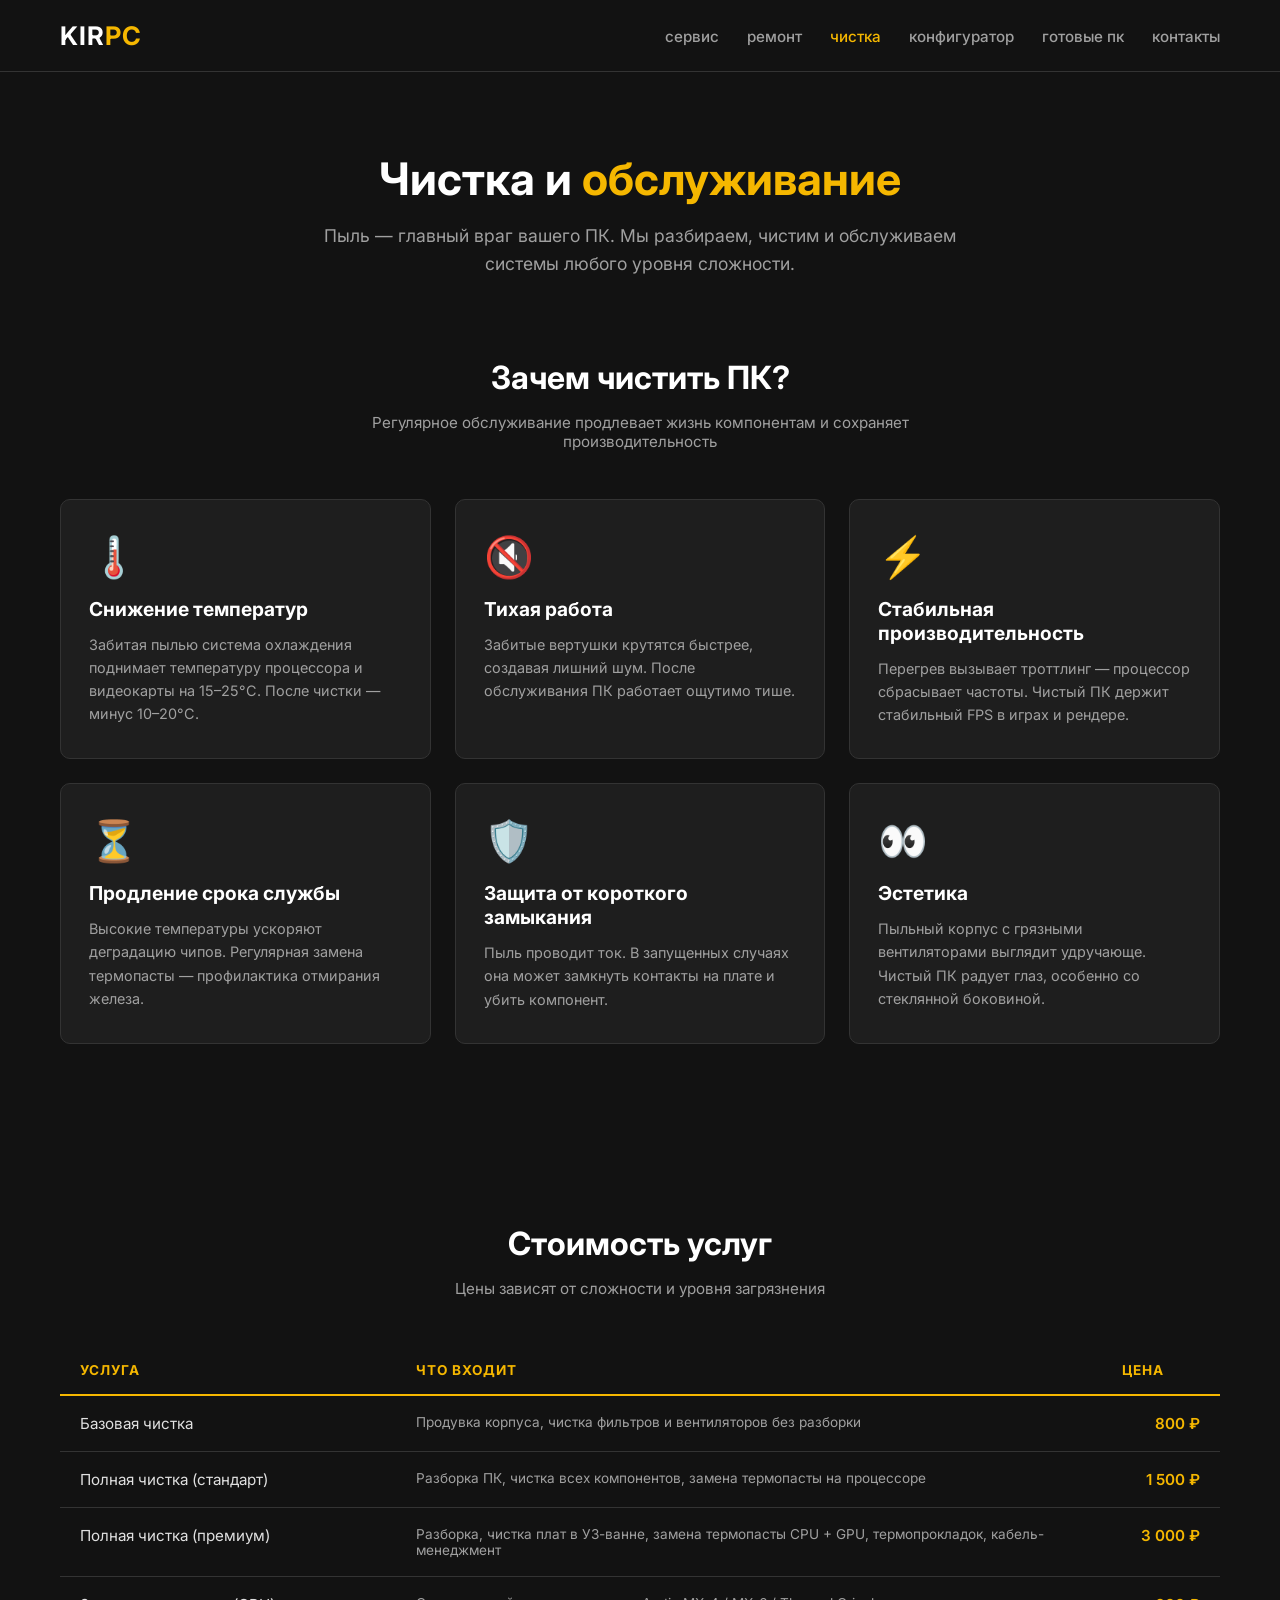
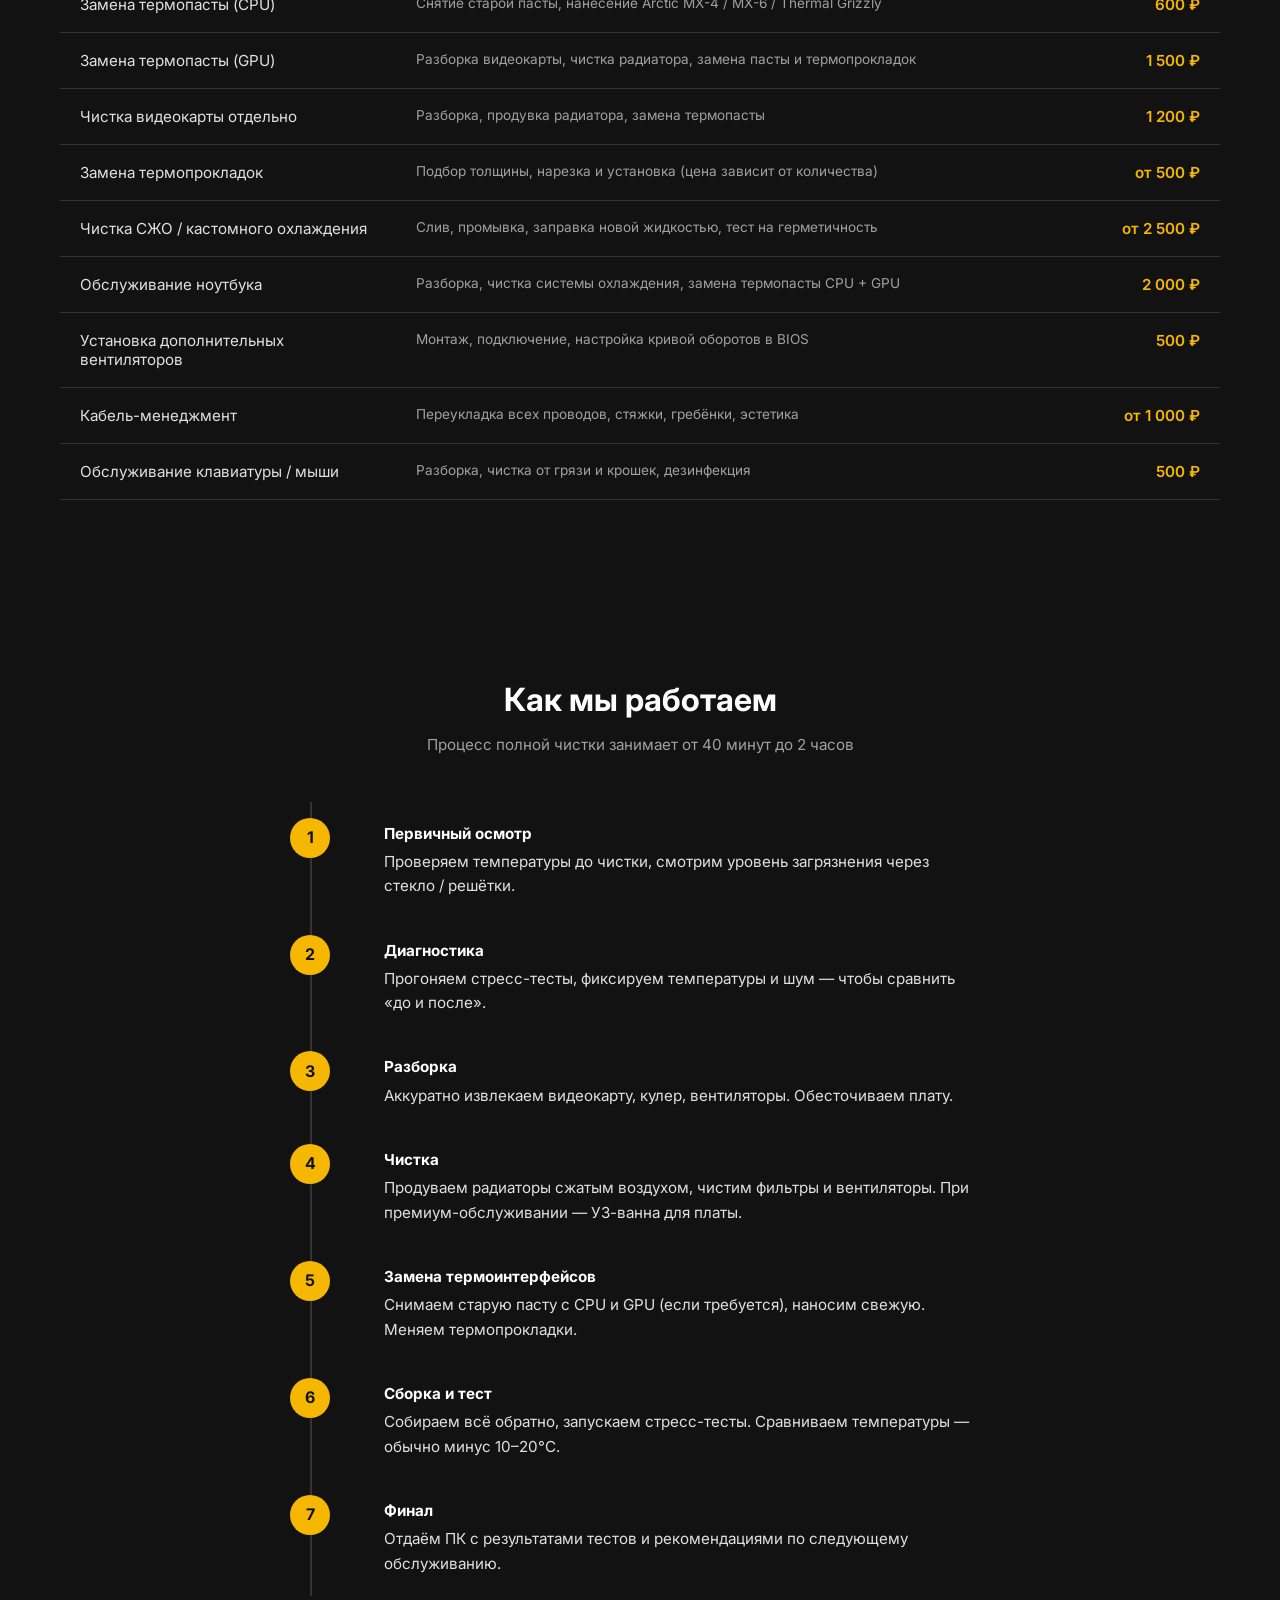
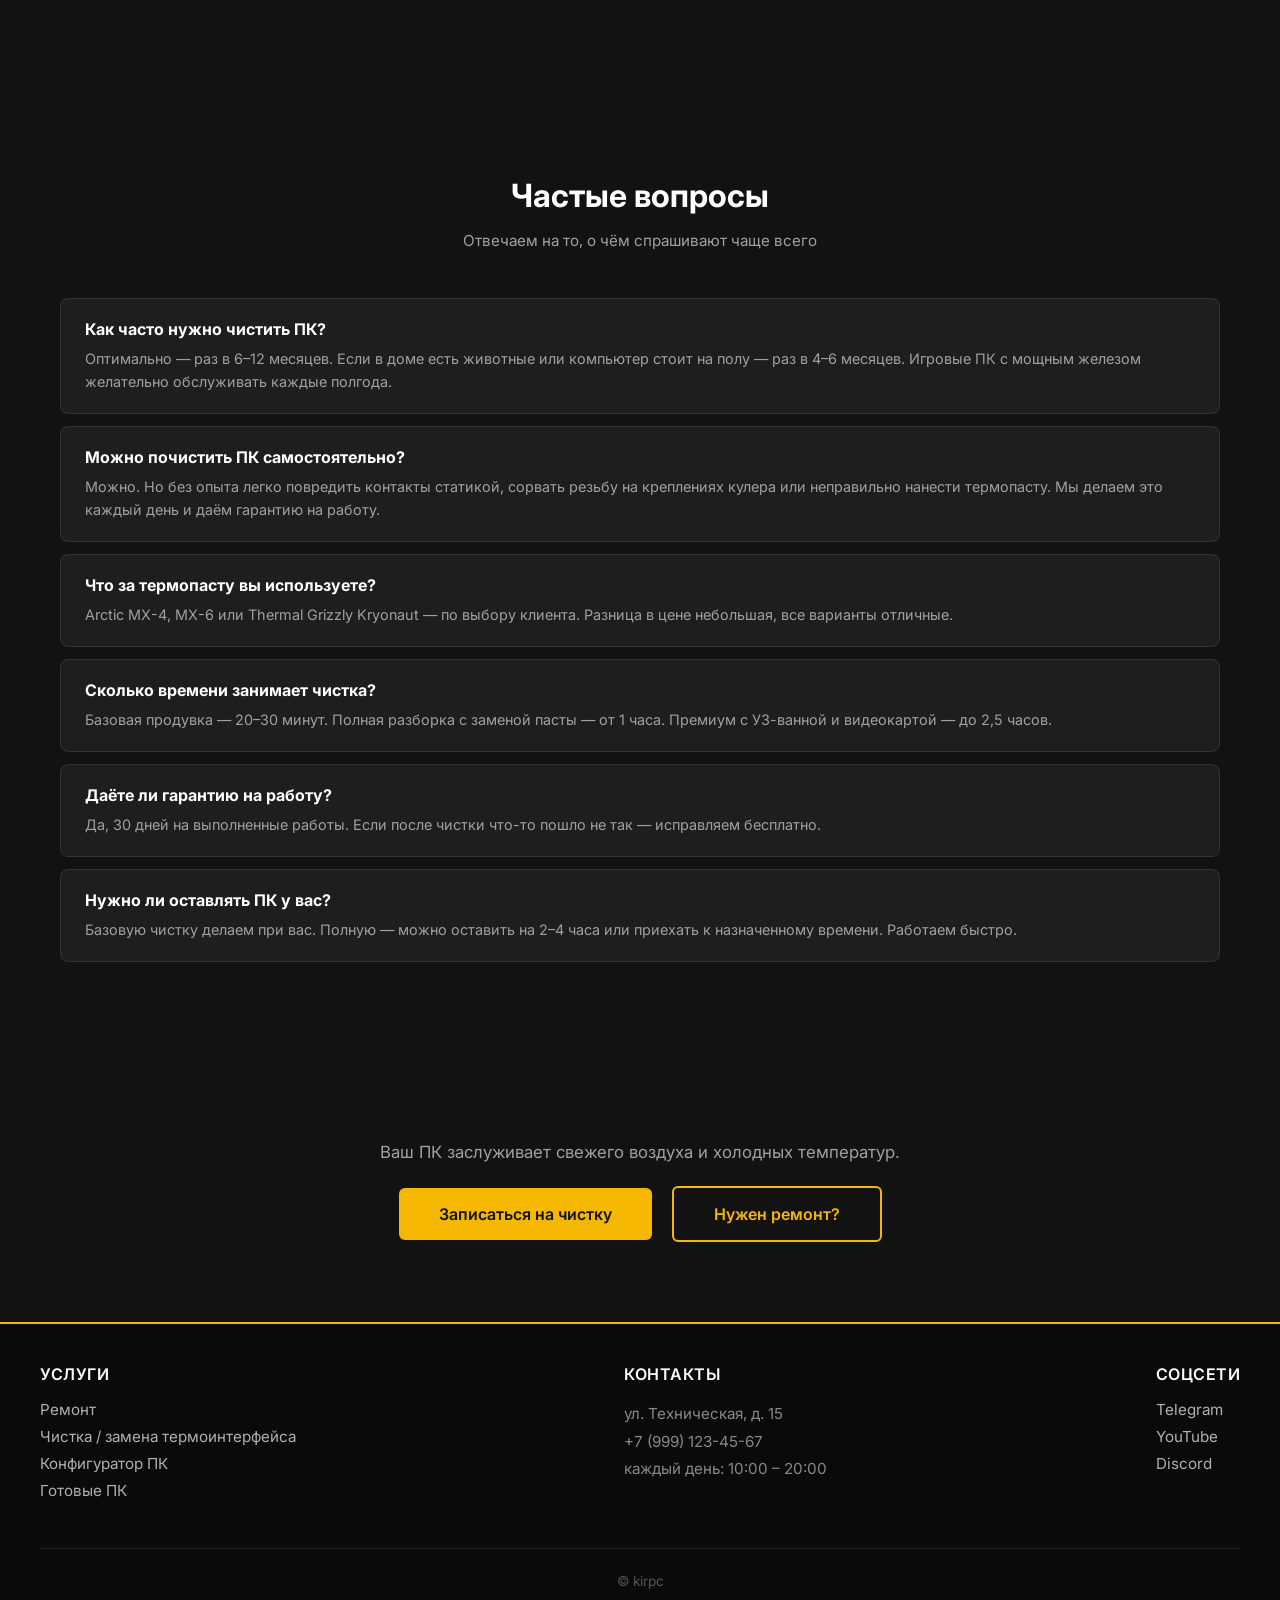
<file: Сlearandservice.html>
<!DOCTYPE html>
<html lang="ru">
<head>
  <meta charset="UTF-8">
  <meta name="viewport" content="width=device-width, initial-scale=1.0">
  <title>Чистка и обслуживание ПК — kirpc</title>
  <link rel="preconnect" href="https://fonts.googleapis.com">
  <link href="https://fonts.googleapis.com/css2?family=Inter:wght@400;500;600;700&display=swap" rel="stylesheet">
  <style>
    :root {
      --color-bg: #121212;
      --color-surface: #1E1E1E;
      --color-border: #333333;
      --color-text: #E0E0E0;
      --color-text-secondary: #A0A0A0;
      --color-heading: #FFFFFF;
      --color-accent: #F5B700;
      --color-accent-hover: #FFD23D;
      --color-footer-bg: #0A0A0A;
      --color-footer-text: #888888;
      --font-main: 'Inter', -apple-system, BlinkMacSystemFont, sans-serif;
    }

    * { box-sizing: border-box; margin: 0; padding: 0; }

    body {
      font-family: var(--font-main);
      background-color: var(--color-bg);
      color: var(--color-text);
      min-height: 100vh;
    }

    .container {
      max-width: 1200px;
      margin: 0 auto;
      padding: 0 20px;
    }

    /* Header */
    .header {
      padding: 20px 0;
      border-bottom: 1px solid var(--color-border);
      background-color: var(--color-bg);
    }
    .header__inner {
      display: flex;
      justify-content: space-between;
      align-items: center;
    }
    .logo {
      font-size: 1.6rem;
      font-weight: 700;
      color: var(--color-heading);
      text-transform: uppercase;
      letter-spacing: 1px;
      text-decoration: none;
    }
    .logo__accent { color: var(--color-accent); }
    .nav__list {
      display: flex;
      gap: 28px;
      list-style: none;
    }
    .nav__link {
      color: var(--color-text-secondary);
      font-weight: 500;
      font-size: 0.95rem;
      text-decoration: none;
      transition: color 0.2s;
    }
    .nav__link:hover { color: var(--color-accent); }
    .nav__link--active { color: var(--color-accent); }

    /* Hero */
    .hero {
      padding: 80px 0 40px;
      text-align: center;
    }
    .hero__title {
      font-size: 2.8rem;
      color: var(--color-heading);
      margin-bottom: 16px;
    }
    .hero__title span { color: var(--color-accent); }
    .hero__subtitle {
      color: var(--color-text-secondary);
      font-size: 1.1rem;
      max-width: 650px;
      margin: 0 auto;
      line-height: 1.6;
    }

    /* Section */
    .section {
      padding: 40px 0 80px;
    }
    .section__title {
      text-align: center;
      font-size: 2rem;
      color: var(--color-heading);
      margin-bottom: 16px;
    }
    .section__subtitle {
      text-align: center;
      color: var(--color-text-secondary);
      margin-bottom: 48px;
      font-size: 0.95rem;
      max-width: 600px;
      margin-left: auto;
      margin-right: auto;
    }

    /* Price Table */
    .price-table {
      width: 100%;
      border-collapse: collapse;
      margin-bottom: 60px;
    }
    .price-table thead th {
      text-align: left;
      padding: 16px 20px;
      color: var(--color-accent);
      text-transform: uppercase;
      letter-spacing: 1px;
      font-size: 0.85rem;
      border-bottom: 2px solid var(--color-accent);
    }
    .price-table tbody td {
      padding: 18px 20px;
      border-bottom: 1px solid var(--color-border);
      color: var(--color-text);
      font-size: 0.95rem;
      vertical-align: top;
    }
    .price-table tbody tr:hover td {
      background-color: var(--color-surface);
    }
    .price-table .price {
      text-align: right;
      font-weight: 600;
      color: var(--color-accent);
      white-space: nowrap;
    }
    .price-table .note {
      color: var(--color-text-secondary);
      font-size: 0.85rem;
    }

    /* Cards */
    .cards-grid {
      display: grid;
      grid-template-columns: repeat(auto-fit, minmax(340px, 1fr));
      gap: 24px;
      margin-bottom: 60px;
    }
    .info-card {
      background-color: var(--color-surface);
      border: 1px solid var(--color-border);
      border-radius: 10px;
      padding: 32px 28px;
      transition: border-color 0.25s;
    }
    .info-card:hover {
      border-color: var(--color-accent);
    }
    .info-card__icon {
      font-size: 2.5rem;
      margin-bottom: 16px;
    }
    .info-card h3 {
      color: var(--color-heading);
      font-size: 1.2rem;
      margin-bottom: 12px;
    }
    .info-card p {
      color: var(--color-text-secondary);
      font-size: 0.9rem;
      line-height: 1.6;
    }

    /* Steps */
    .steps {
      counter-reset: step;
      list-style: none;
      max-width: 700px;
      margin: 0 auto 60px;
    }
    .steps li {
      counter-increment: step;
      padding: 20px 20px 20px 72px;
      position: relative;
      border-left: 2px solid var(--color-border);
      margin-left: 20px;
      color: var(--color-text);
      font-size: 0.95rem;
      line-height: 1.6;
    }
    .steps li::before {
      content: counter(step);
      position: absolute;
      left: -22px;
      top: 16px;
      width: 40px;
      height: 40px;
      background-color: var(--color-accent);
      color: #121212;
      font-weight: 700;
      font-size: 1rem;
      border-radius: 50%;
      display: flex;
      align-items: center;
      justify-content: center;
    }
    .steps li strong {
      color: var(--color-heading);
      display: block;
      margin-bottom: 4px;
    }

    /* FAQ */
    .faq {
      margin-bottom: 60px;
    }
    .faq__item {
      background-color: var(--color-surface);
      border: 1px solid var(--color-border);
      border-radius: 8px;
      padding: 20px 24px;
      margin-bottom: 12px;
    }
    .faq__item h4 {
      color: var(--color-heading);
      margin-bottom: 8px;
      font-size: 1rem;
    }
    .faq__item p {
      color: var(--color-text-secondary);
      font-size: 0.9rem;
      line-height: 1.6;
    }

    /* CTA */
    .cta {
      text-align: center;
      padding: 40px 0;
    }
    .cta__text {
      color: var(--color-text-secondary);
      margin-bottom: 24px;
      font-size: 1.05rem;
    }
    .btn {
      display: inline-block;
      padding: 16px 40px;
      background-color: var(--color-accent);
      color: #121212;
      font-weight: 600;
      font-size: 1rem;
      border: none;
      border-radius: 6px;
      cursor: pointer;
      text-decoration: none;
      transition: background-color 0.2s;
    }
    .btn:hover { background-color: var(--color-accent-hover); }
    .btn--ghost {
      background-color: transparent;
      border: 2px solid var(--color-accent);
      color: var(--color-accent);
      margin-left: 16px;
    }
    .btn--ghost:hover {
      background-color: var(--color-accent);
      color: #121212;
    }

    /* Footer */
    .footer {
      background-color: var(--color-footer-bg);
      border-top: 2px solid var(--color-accent);
      padding: 40px 20px 20px;
      margin-top: 40px;
    }
    .footer__inner {
      display: flex;
      flex-wrap: wrap;
      justify-content: space-between;
      gap: 40px;
      max-width: 1200px;
      margin: 0 auto;
    }
    .footer__column h4 {
      color: #FFFFFF;
      font-size: 16px;
      font-weight: 600;
      margin-bottom: 16px;
      text-transform: uppercase;
      letter-spacing: 0.5px;
    }
    .footer__column a {
      display: block;
      color: #B0B0B0;
      margin-bottom: 8px;
      font-size: 0.95rem;
      text-decoration: none;
    }
    .footer__column a:hover { color: var(--color-accent); }
    .footer__column address {
      font-style: normal;
      color: var(--color-footer-text);
      line-height: 1.8;
      font-size: 0.95rem;
    }
    .footer__bottom {
      border-top: 1px solid #222222;
      margin-top: 40px;
      padding-top: 24px;
      text-align: center;
      max-width: 1200px;
      margin-left: auto;
      margin-right: auto;
    }
    .copyright { color: #555555; font-size: 0.85rem; }

    @media (max-width: 768px) {
      .hero__title { font-size: 2rem; }
      .header__inner { flex-direction: column; gap: 16px; }
      .nav__list { gap: 16px; flex-wrap: wrap; justify-content: center; }
      .price-table thead th,
      .price-table tbody td { padding: 12px 10px; font-size: 0.85rem; }
      .cards-grid { grid-template-columns: 1fr; }
      .btn--ghost { margin-left: 0; margin-top: 12px; }
      .footer__inner { flex-direction: column; text-align: center; }
    }
  </style>
</head>
<body>

  <!-- HEADER -->
  <header class="header">
    <div class="container header__inner">
      <a href="index.html" class="logo">kir<span class="logo__accent">pc</span></a>
      <nav class="nav">
        <ul class="nav__list">
          <li class="nav__item"><a href="index.html#services" class="nav__link">сервис</a></li>
          <li class="nav__item"><a href="repair.html" class="nav__link">ремонт</a></li>
          <li class="nav__item"><a href="cleaning.html" class="nav__link nav__link--active">чистка</a></li>
          <li class="nav__item"><a href="configurator.html" class="nav__link">конфигуратор</a></li>
          <li class="nav__item"><a href="ready-pc.html" class="nav__link">готовые пк</a></li>
          <li class="nav__item"><a href="#contact" class="nav__link">контакты</a></li>
        </ul>
      </nav>
    </div>
  </header>

  <!-- HERO -->
  <section class="hero">
    <div class="container">
      <h1 class="hero__title">Чистка и <span>обслуживание</span></h1>
      <p class="hero__subtitle">
        Пыль — главный враг вашего ПК. Мы разбираем, чистим и обслуживаем системы любого уровня сложности.
      </p>
    </div>
  </section>

  <!-- Почему это важно -->
  <section class="section">
    <div class="container">
      <h2 class="section__title">Зачем чистить ПК?</h2>
      <p class="section__subtitle">Регулярное обслуживание продлевает жизнь компонентам и сохраняет производительность</p>

      <div class="cards-grid">
        <div class="info-card">
          <div class="info-card__icon">🌡️</div>
          <h3>Снижение температур</h3>
          <p>Забитая пылью система охлаждения поднимает температуру процессора и видеокарты на 15–25°C. После чистки — минус 10–20°C.</p>
        </div>
        <div class="info-card">
          <div class="info-card__icon">🔇</div>
          <h3>Тихая работа</h3>
          <p>Забитые вертушки крутятся быстрее, создавая лишний шум. После обслуживания ПК работает ощутимо тише.</p>
        </div>
        <div class="info-card">
          <div class="info-card__icon">⚡</div>
          <h3>Стабильная производительность</h3>
          <p>Перегрев вызывает троттлинг — процессор сбрасывает частоты. Чистый ПК держит стабильный FPS в играх и рендере.</p>
        </div>
        <div class="info-card">
          <div class="info-card__icon">⏳</div>
          <h3>Продление срока службы</h3>
          <p>Высокие температуры ускоряют деградацию чипов. Регулярная замена термопасты — профилактика отмирания железа.</p>
        </div>
        <div class="info-card">
          <div class="info-card__icon">🛡️</div>
          <h3>Защита от короткого замыкания</h3>
          <p>Пыль проводит ток. В запущенных случаях она может замкнуть контакты на плате и убить компонент.</p>
        </div>
        <div class="info-card">
          <div class="info-card__icon">👀</div>
          <h3>Эстетика</h3>
          <p>Пыльный корпус с грязными вентиляторами выглядит удручающе. Чистый ПК радует глаз, особенно со стеклянной боковиной.</p>
        </div>
      </div>
    </div>
  </section>

  <!-- Цены -->
  <section class="section">
    <div class="container">
      <h2 class="section__title">Стоимость услуг</h2>
      <p class="section__subtitle">Цены зависят от сложности и уровня загрязнения</p>

      <table class="price-table">
        <thead>
          <tr>
            <th>Услуга</th>
            <th>Что входит</th>
            <th>Цена</th>
          </tr>
        </thead>
        <tbody>
          <tr>
            <td>Базовая чистка</td>
            <td class="note">Продувка корпуса, чистка фильтров и вентиляторов без разборки</td>
            <td class="price">800 ₽</td>
          </tr>
          <tr>
            <td>Полная чистка (стандарт)</td>
            <td class="note">Разборка ПК, чистка всех компонентов, замена термопасты на процессоре</td>
            <td class="price">1 500 ₽</td>
          </tr>
          <tr>
            <td>Полная чистка (премиум)</td>
            <td class="note">Разборка, чистка плат в УЗ-ванне, замена термопасты CPU + GPU, термопрокладок, кабель-менеджмент</td>
            <td class="price">3 000 ₽</td>
          </tr>
          <tr>
            <td>Замена термопасты (CPU)</td>
            <td class="note">Снятие старой пасты, нанесение Arctic MX-4 / MX-6 / Thermal Grizzly</td>
            <td class="price">600 ₽</td>
          </tr>
          <tr>
            <td>Замена термопасты (GPU)</td>
            <td class="note">Разборка видеокарты, чистка радиатора, замена пасты и термопрокладок</td>
            <td class="price">1 500 ₽</td>
          </tr>
          <tr>
            <td>Чистка видеокарты отдельно</td>
            <td class="note">Разборка, продувка радиатора, замена термопасты</td>
            <td class="price">1 200 ₽</td>
          </tr>
          <tr>
            <td>Замена термопрокладок</td>
            <td class="note">Подбор толщины, нарезка и установка (цена зависит от количества)</td>
            <td class="price">от 500 ₽</td>
          </tr>
          <tr>
            <td>Чистка СЖО / кастомного охлаждения</td>
            <td class="note">Слив, промывка, заправка новой жидкостью, тест на герметичность</td>
            <td class="price">от 2 500 ₽</td>
          </tr>
          <tr>
            <td>Обслуживание ноутбука</td>
            <td class="note">Разборка, чистка системы охлаждения, замена термопасты CPU + GPU</td>
            <td class="price">2 000 ₽</td>
          </tr>
          <tr>
            <td>Установка дополнительных вентиляторов</td>
            <td class="note">Монтаж, подключение, настройка кривой оборотов в BIOS</td>
            <td class="price">500 ₽</td>
          </tr>
          <tr>
            <td>Кабель-менеджмент</td>
            <td class="note">Переукладка всех проводов, стяжки, гребёнки, эстетика</td>
            <td class="price">от 1 000 ₽</td>
          </tr>
          <tr>
            <td>Обслуживание клавиатуры / мыши</td>
            <td class="note">Разборка, чистка от грязи и крошек, дезинфекция</td>
            <td class="price">500 ₽</td>
          </tr>
        </tbody>
      </table>
    </div>
  </section>

  <!-- Как проходит чистка -->
  <section class="section">
    <div class="container">
      <h2 class="section__title">Как мы работаем</h2>
      <p class="section__subtitle">Процесс полной чистки занимает от 40 минут до 2 часов</p>

      <ol class="steps">
        <li>
          <strong>Первичный осмотр</strong>
          Проверяем температуры до чистки, смотрим уровень загрязнения через стекло / решётки.
        </li>
        <li>
          <strong>Диагностика</strong>
          Прогоняем стресс-тесты, фиксируем температуры и шум — чтобы сравнить «до и после».
        </li>
        <li>
          <strong>Разборка</strong>
          Аккуратно извлекаем видеокарту, кулер, вентиляторы. Обесточиваем плату.
        </li>
        <li>
          <strong>Чистка</strong>
          Продуваем радиаторы сжатым воздухом, чистим фильтры и вентиляторы. При премиум-обслуживании — УЗ-ванна для платы.
        </li>
        <li>
          <strong>Замена термоинтерфейсов</strong>
          Снимаем старую пасту с CPU и GPU (если требуется), наносим свежую. Меняем термопрокладки.
        </li>
        <li>
          <strong>Сборка и тест</strong>
          Собираем всё обратно, запускаем стресс-тесты. Сравниваем температуры — обычно минус 10–20°C.
        </li>
        <li>
          <strong>Финал</strong>
          Отдаём ПК с результатами тестов и рекомендациями по следующему обслуживанию.
        </li>
      </ol>
    </div>
  </section>

  <!-- FAQ -->
  <section class="section">
    <div class="container">
      <h2 class="section__title">Частые вопросы</h2>
      <p class="section__subtitle">Отвечаем на то, о чём спрашивают чаще всего</p>

      <div class="faq">
        <div class="faq__item">
          <h4>Как часто нужно чистить ПК?</h4>
          <p>Оптимально — раз в 6–12 месяцев. Если в доме есть животные или компьютер стоит на полу — раз в 4–6 месяцев. Игровые ПК с мощным железом желательно обслуживать каждые полгода.</p>
        </div>
        <div class="faq__item">
          <h4>Можно почистить ПК самостоятельно?</h4>
          <p>Можно. Но без опыта легко повредить контакты статикой, сорвать резьбу на креплениях кулера или неправильно нанести термопасту. Мы делаем это каждый день и даём гарантию на работу.</p>
        </div>
        <div class="faq__item">
          <h4>Что за термопасту вы используете?</h4>
          <p>Arctic MX-4, MX-6 или Thermal Grizzly Kryonaut — по выбору клиента. Разница в цене небольшая, все варианты отличные.</p>
        </div>
        <div class="faq__item">
          <h4>Сколько времени занимает чистка?</h4>
          <p>Базовая продувка — 20–30 минут. Полная разборка с заменой пасты — от 1 часа. Премиум с УЗ-ванной и видеокартой — до 2,5 часов.</p>
        </div>
        <div class="faq__item">
          <h4>Даёте ли гарантию на работу?</h4>
          <p>Да, 30 дней на выполненные работы. Если после чистки что-то пошло не так — исправляем бесплатно.</p>
        </div>
        <div class="faq__item">
          <h4>Нужно ли оставлять ПК у вас?</h4>
          <p>Базовую чистку делаем при вас. Полную — можно оставить на 2–4 часа или приехать к назначенному времени. Работаем быстро.</p>
        </div>
      </div>
    </div>
  </section>

  <!-- CTA -->
  <section class="cta">
    <div class="container">
      <p class="cta__text">Ваш ПК заслуживает свежего воздуха и холодных температур.</p>
      <a href="#" class="btn">Записаться на чистку</a>
      <a href="repair.html" class="btn btn--ghost">Нужен ремонт?</a>
    </div>
  </section>

  <!-- FOOTER -->
  <footer class="footer" id="contact">
    <div class="footer__inner">
      <div class="footer__column">
        <h4>Услуги</h4>
        <a href="repair.html">Ремонт</a>
        <a href="cleaning.html">Чистка / замена термоинтерфейса</a>
        <a href="configurator.html">Конфигуратор ПК</a>
        <a href="ready-pc.html">Готовые ПК</a>
      </div>
      <div class="footer__column">
        <h4>Контакты</h4>
        <address>
          ул. Техническая, д. 15<br>
          +7 (999) 123-45-67<br>
          каждый день: 10:00 – 20:00
        </address>
      </div>
      <div class="footer__column">
        <h4>Соцсети</h4>
        <a href="#">Telegram</a>
        <a href="#">YouTube</a>
        <a href="#">Discord</a>
      </div>
    </div>
    <div class="footer__bottom">
      <p class="copyright">&copy; kirpc</p>
    </div>
  </footer>

</body>
</html>
</file>
<file: style.css>
:root {
    --color-bg: #121212;
    --color-surface: #1E1E1E;
    --color-border: #333333;
  
    --color-text: #E0E0E0;
    --color-text-secondary: #A0A0A0;
    --color-heading: #FFFFFF;
  
    --color-accent: #F5B700;
    --color-accent-hover: #FFD23D;
  
    --color-footer-bg: #0A0A0A;
    --color-footer-text: #888888;
  
    --font-main: 'Inter', -apple-system, BlinkMacSystemFont, sans-serif;
  }

  *,
  *::before,
  *::after {
    box-sizing: border-box;
    margin: 0;
    padding: 0;
  }
  
  html {
    scroll-behavior: smooth;
  }
  
  body {
    font-family: var(--font-main);
    background-color: var(--color-bg);
    color: var(--color-text);
    line-height: 1.6;
    min-height: 100vh;
    -webkit-font-smoothing: antialiased;
  }
  

  h1, h2, h3, h4, h5, h6 {
    color: var(--color-heading);
    font-weight: 700;
    line-height: 1.2;
  }
  
  h1 { font-size: 2.5rem; }
  h2 { font-size: 2rem; }
  h3 { font-size: 1.5rem; }
  
  a {
    color: var(--color-accent);
    text-decoration: none;
    transition: color 0.2s ease;
  }
  
  a:hover {
    color: var(--color-accent-hover);
  }
  

  .container {
    width: 100%;
    max-width: 1200px;
    margin: 0 auto;
    padding: 0 20px;
  }
  

  .btn {
    display: inline-block;
    padding: 14px 32px;
    font-weight: 600;
    font-size: 1rem;
    border: 2px solid transparent;
    border-radius: 6px;
    cursor: pointer;
    transition: all 0.25s ease;
    text-align: center;
  }
  
  .btn--primary {
    background-color: var(--color-accent);
    color: var(--color-bg);
    border-color: var(--color-accent);
  }
  
  .btn--primary:hover {
    background-color: var(--color-accent-hover);
    border-color: var(--color-accent-hover);
    color: var(--color-bg);
  }
  
  .btn--ghost {
    background-color: transparent;
    border-color: var(--color-accent);
    color: var(--color-accent);
  }
  
  .btn--ghost:hover {
    background-color: var(--color-accent);
    color: var(--color-bg);
  }
  
  

  .header {
    padding: 20px 0;
    border-bottom: 1px solid var(--color-border);
    background-color: var(--color-bg);
  }
  
  .header__inner {
    display: flex;
    justify-content: space-between;
    align-items: center;
  }
  
  .logo {
    font-size: 1.6rem;
    font-weight: 700;
    color: var(--color-heading);
    text-transform: uppercase;
    letter-spacing: 1px;
  }
  
  .logo__accent {
    color: var(--color-accent);
  }
  
  .nav__list {
    display: flex;
    gap: 28px;
    list-style: none;
  }
  
  .nav__link {
    color: var(--color-text-secondary);
    font-weight: 500;
    font-size: 0.95rem;
    transition: color 0.2s;
  }
  
  .nav__link:hover {
    color: var(--color-accent);
  }
  
 
  .hero {
    padding: 100px 0 80px;
    text-align: center;
  }
  
  .hero__title {
    font-size: 3.2rem;
    margin-bottom: 24px;
    color: var(--color-heading);
    font-weight: 700;
  }
  
  .hero__title span {
    color: var(--color-accent);
  }
  
  .hero__quote {
    font-size: 1.20rem;
    color: var(--color-text-secondary);
    max-width: 650px;
    margin: 0 auto 40px;
    line-height: 1.7;
    font-weight: 400;
  }
  
 
  .services {
    padding: 80px 0;
  }
  
  .services__title {
    text-align: center;
    margin-bottom: 48px;
    font-size: 3rem;
  }
  
  .services__grid {
    display: grid;
    grid-template-columns: repeat(auto-fit, minmax(250px, 1fr));
    gap: 24px;
  }
  
  .service-card {
    background-color: var(--color-surface);
    border: 1px solid var(--color-border);
    border-radius: 8px;
    padding: 32px 28px;
    text-align: center;
    transition: border-color 0.25s, transform 0.25s;
  }
  
  .service-card:hover {
    border-color: var(--color-accent);
    transform: translateY(-4px);
  }
  
  .service-card h3 {
    margin-bottom: 12px;
    font-size: 1.25rem;
    color: var(--color-heading);
  }
  
  .service-card p {
    color: var(--color-text-secondary);
    font-size: 0.95rem;
    line-height: 1.6;
  }
  
  
  .footer {
    background-color: var(--color-footer-bg);
    border-top: 2px solid var(--color-accent);
    padding: 48px 20px 24px;
    margin-top: 80px;
  }
  
  .footer__inner {
    display: flex;
    flex-wrap: wrap;
    justify-content: space-between;
    gap: 40px;
    max-width: 1200px;
    margin: 0 auto;
  }
  
  .footer__column h4 {
    color: #FFFFFF;
    font-size: 16px;
    font-weight: 600;
    margin-bottom: 16px;
    text-transform: uppercase;
    letter-spacing: 0.5px;
  }
  
  .footer__column a {
    display: block;
    color: #B0B0B0;
    margin-bottom: 8px;
    font-size: 0.95rem;
  }
  
  .footer__column a:hover {
    color: var(--color-accent);
  }
  
  .footer__column address {
    font-style: normal;
    color: var(--color-footer-text);
    line-height: 1.8;
    font-size: 0.95rem;
  }
  
  .footer__bottom {
    border-top: 1px solid #222222;
    margin-top: 40px;
    padding-top: 24px;
    text-align: center;
    max-width: 1200px;
    margin-left: auto;
    margin-right: auto;
  }
  
  .copyright {
    color: #555555;
    font-size: 0.85rem;
  }
  
 
  @media (max-width: 768px) {
    h1 { font-size: 2rem; }
  
    .hero__title {
      font-size: 2.2rem;
    }
  
    .hero__quote {
      font-size: 1rem;
    }
  
    .header__inner {
      flex-direction: column;
      gap: 16px;
    }
  
    .nav__list {
      gap: 16px;
      flex-wrap: wrap;
      justify-content: center;
    }
  
    .footer__inner {
      flex-direction: column;
      gap: 32px;
      text-align: center;
    }
  
    .services__grid {
      grid-template-columns: 1fr;
    }
  }
</file>
